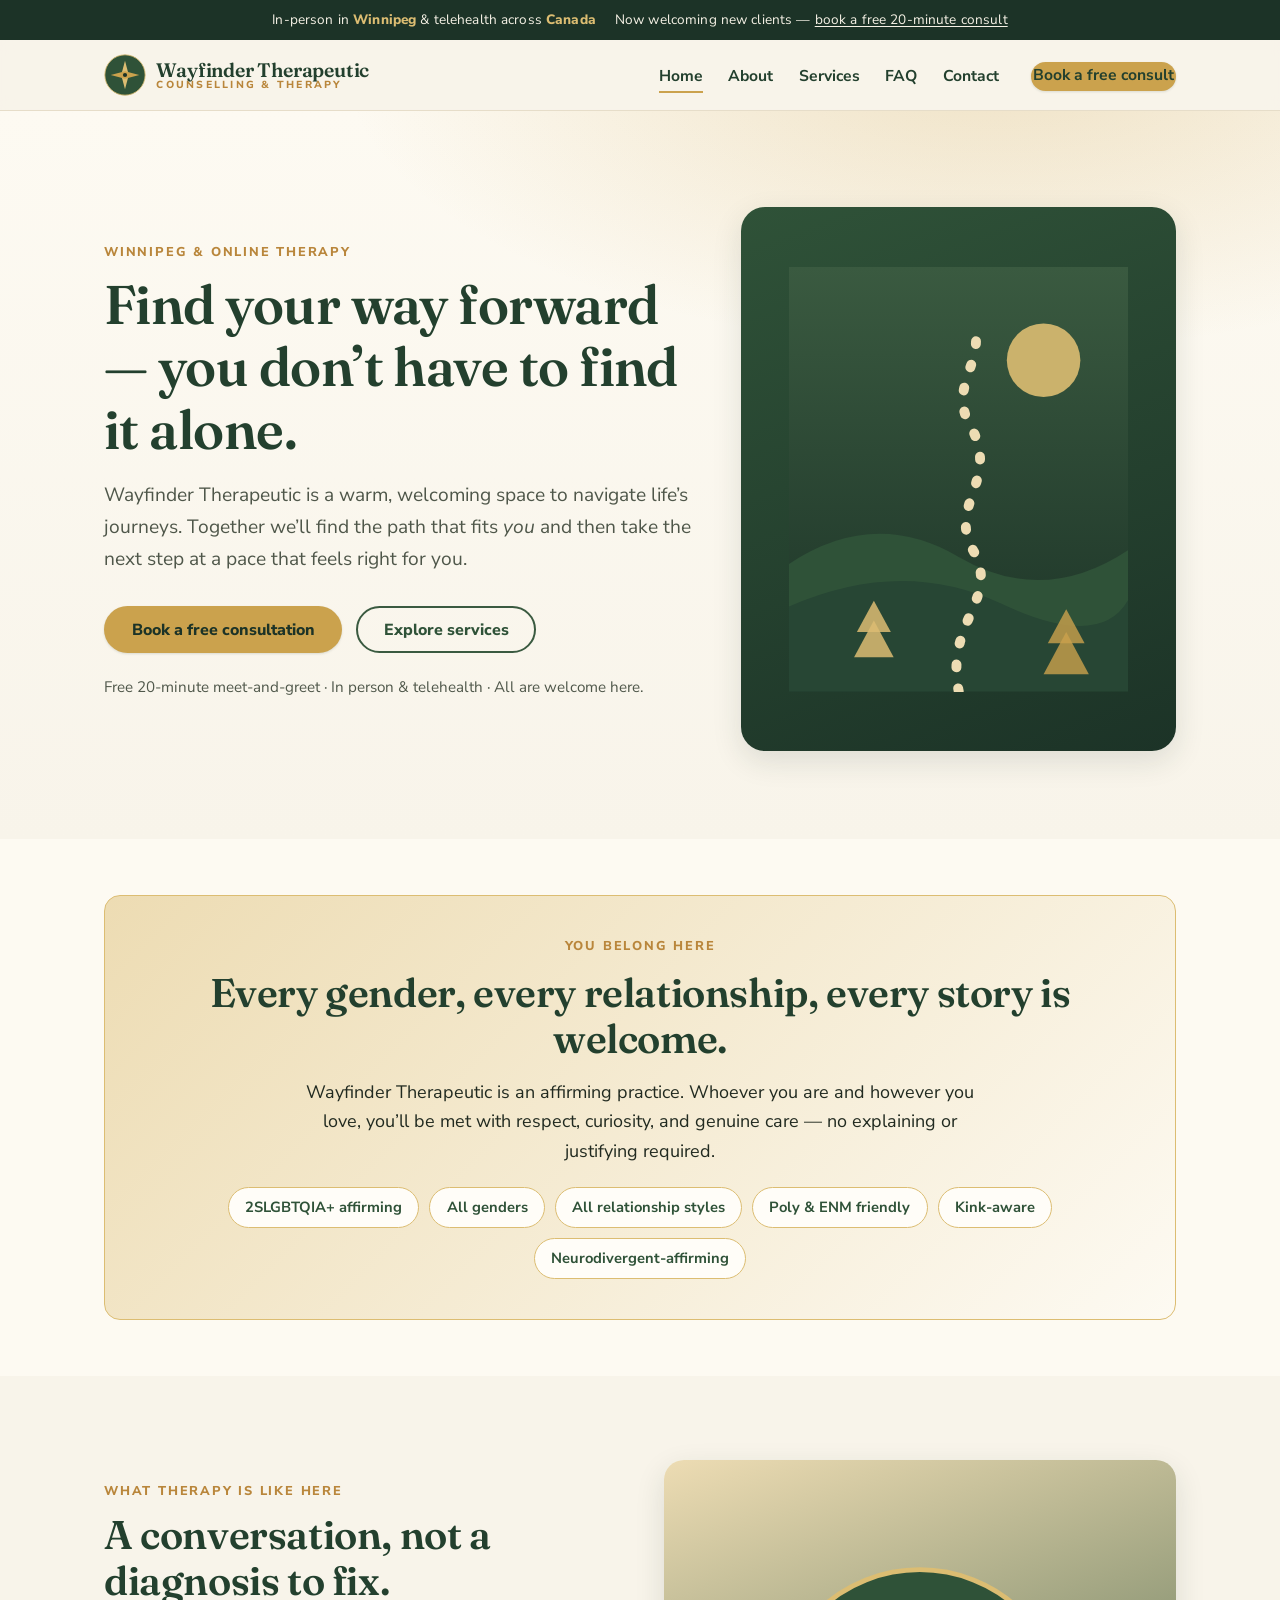
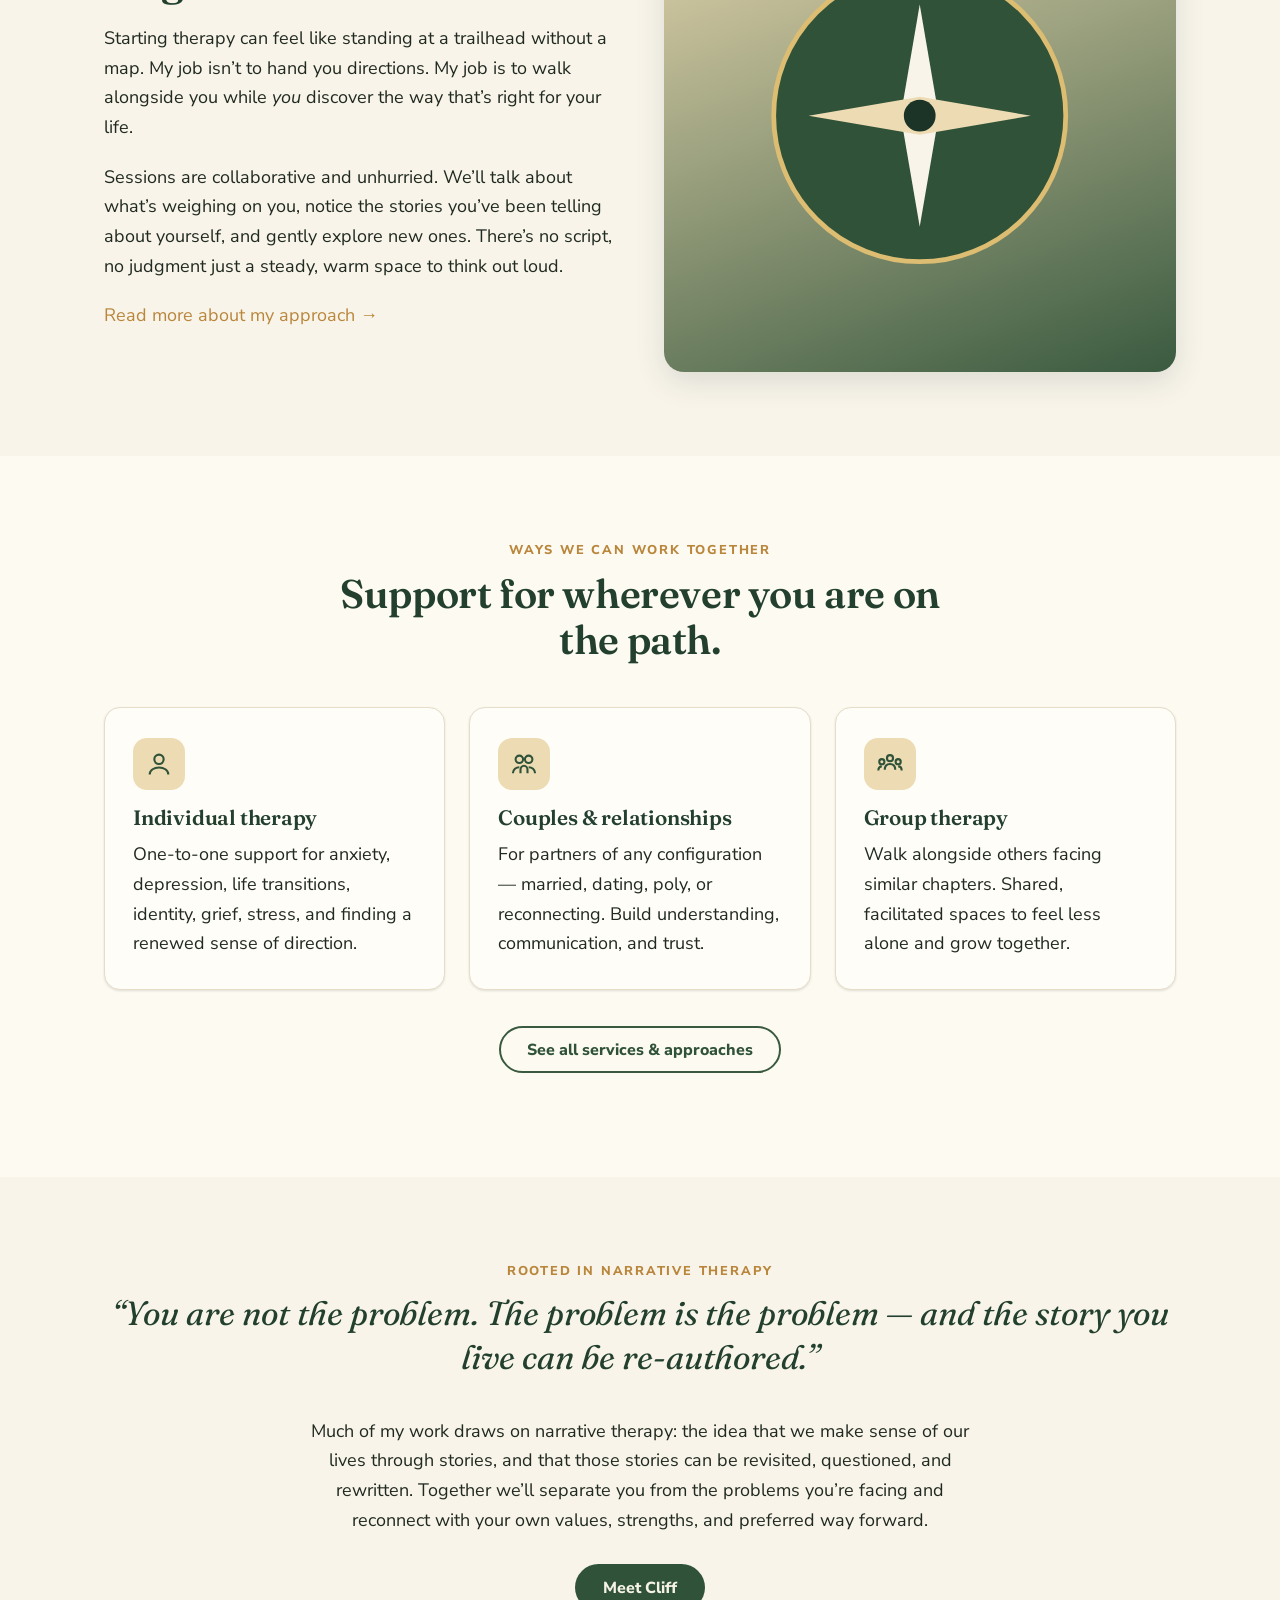
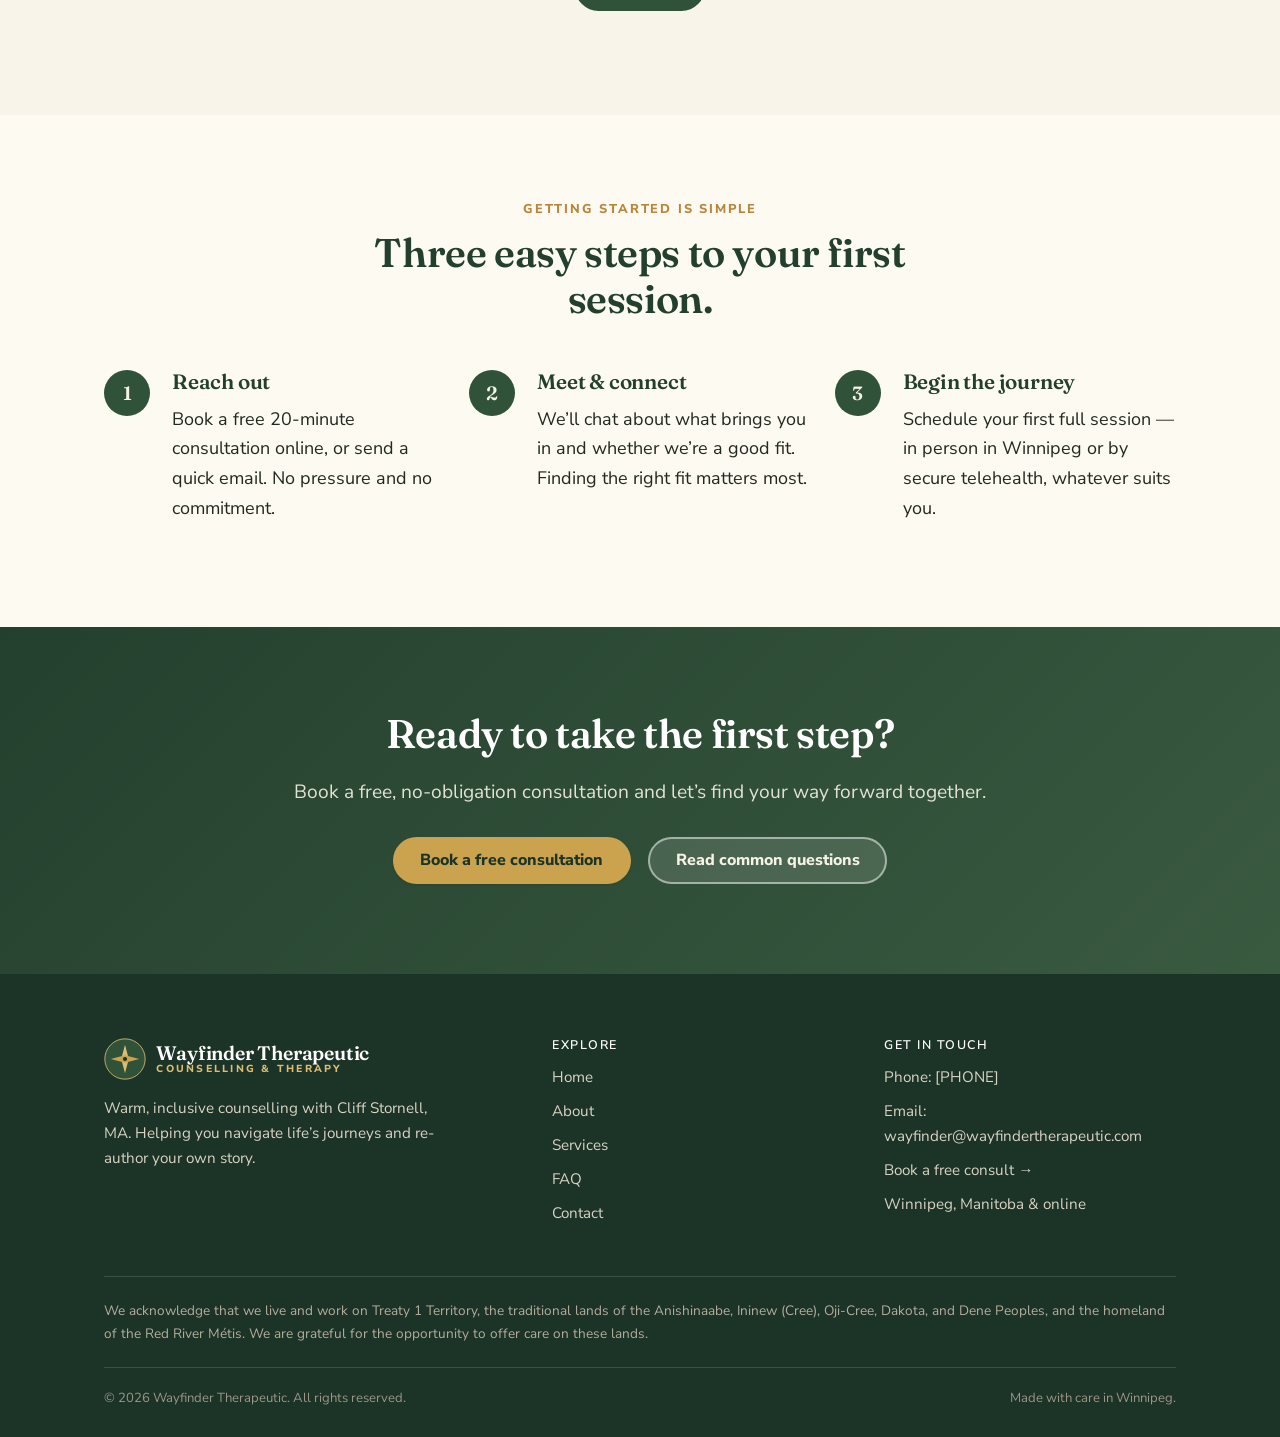
<file: index.html>
<!DOCTYPE html>
<html lang="en">
<head>
<meta charset="utf-8">
<meta name="viewport" content="width=device-width, initial-scale=1">
<title>Wayfinder Therapeutic | Counselling in Winnipeg & Online</title>
<meta name="description" content="Warm, inclusive counselling with Cliff Stornell, MA. Find your way forward with individual, couples, and group therapy — in person in Winnipeg or by telehealth. Book a free consultation.">
<link rel="preconnect" href="https://fonts.googleapis.com">
<link rel="preconnect" href="https://fonts.gstatic.com" crossorigin>
<link href="https://fonts.googleapis.com/css2?family=Fraunces:ital,opsz,wght@0,9..144,400;0,9..144,500;0,9..144,600;1,9..144,500&family=Nunito+Sans:wght@400;600;700;800&display=swap" rel="stylesheet">
<link rel="stylesheet" href="css/styles.css">
<link rel="icon" href="data:image/svg+xml,%3Csvg xmlns='http://www.w3.org/2000/svg' viewBox='0 0 100 100'%3E%3Ccircle cx='50' cy='50' r='48' fill='%232f5238'/%3E%3Cpath d='M50 18 58 50 50 82 42 50z' fill='%23dcbd72'/%3E%3Cpath d='M18 50 50 42 82 50 50 58z' fill='%23cba24d'/%3E%3C/svg%3E">
</head>
<body>

<!-- ===== Top bar ===== -->
<div class="topbar">
  <div class="container">
    <span>In-person in <strong>Winnipeg</strong> &amp; telehealth across <strong>Canada</strong></span>
    <span>Now welcoming new clients — <a href="contact.html">book a free 20-minute consult</a></span>
  </div>
</div>

<!-- ===== Header ===== -->
<header class="site-header">
  <div class="container nav">
    <a class="brand" href="index.html" aria-label="Wayfinder Therapeutic home">
      <svg class="logo" viewBox="0 0 100 100" aria-hidden="true" xmlns="http://www.w3.org/2000/svg">
        <circle cx="50" cy="50" r="48" fill="#2f5238"/>
        <circle cx="50" cy="50" r="48" fill="none" stroke="#dcbd72" stroke-width="2"/>
        <path d="M50 16 59 50 50 84 41 50z" fill="#dcbd72"/>
        <path d="M16 50 50 41 84 50 50 59z" fill="#cba24d"/>
        <circle cx="50" cy="50" r="5" fill="#1c3327"/>
      </svg>
      <span class="brand-text">
        <span class="brand-name">Wayfinder Therapeutic</span>
        <span class="brand-tag">Counselling &amp; Therapy</span>
      </span>
    </a>

    <nav aria-label="Primary">
      <button class="nav-toggle" aria-label="Toggle menu" aria-controls="nav-links" aria-expanded="false">
        <svg width="26" height="26" viewBox="0 0 24 24" fill="none" stroke="currentColor" stroke-width="2.2" stroke-linecap="round"><line x1="3" y1="6" x2="21" y2="6"/><line x1="3" y1="12" x2="21" y2="12"/><line x1="3" y1="18" x2="21" y2="18"/></svg>
      </button>
      <ul class="nav-links" id="nav-links">
        <li><a href="index.html">Home</a></li>
        <li><a href="about.html">About</a></li>
        <li><a href="services.html">Services</a></li>
        <li><a href="faq.html">FAQ</a></li>
        <li><a href="contact.html">Contact</a></li>
        <li class="nav-cta"><a class="btn btn-primary" href="contact.html">Book a free consult</a></li>
      </ul>
    </nav>
  </div>
</header>

<main>

<!-- ===== Hero ===== -->
<section class="hero">
  <div class="container hero-grid">
    <div>
      <p class="eyebrow">Winnipeg &amp; Online Therapy</p>
      <h1>Find your way forward — you don&rsquo;t have to find it alone.</h1>
      <p class="lead">Wayfinder Therapeutic is a warm, welcoming space to navigate life&rsquo;s journeys. Together we&rsquo;ll find the path that fits <em>you</em> and then take the next step at a pace that feels right for you.</p>
      <div class="hero-actions">
        <a class="btn btn-primary" href="contact.html">Book a free consultation</a>
        <a class="btn btn-outline" href="services.html">Explore services</a>
      </div>
      <p class="hero-note">Free 20-minute meet-and-greet · In person &amp; telehealth · All are welcome here.</p>
    </div>
    <div class="hero-art" aria-hidden="true">
      <!-- Trail / wayfinding motif -->
      <svg viewBox="0 0 240 300" xmlns="http://www.w3.org/2000/svg">
        <defs>
          <linearGradient id="sky" x1="0" y1="0" x2="0" y2="1">
            <stop offset="0" stop-color="#3a5a40"/>
            <stop offset="1" stop-color="#1c3327"/>
          </linearGradient>
        </defs>
        <rect width="240" height="300" fill="url(#sky)"/>
        <circle cx="180" cy="66" r="26" fill="#dcbd72" opacity=".9"/>
        <!-- distant hills -->
        <path d="M0 210 Q60 170 120 205 T240 200 V300 H0 Z" fill="#2f5238"/>
        <path d="M0 240 Q80 205 150 238 T240 235 V300 H0 Z" fill="#274634"/>
        <!-- winding trail -->
        <path d="M120 300 C110 250 150 235 130 200 C112 168 150 150 128 112 C112 84 140 66 130 40"
              fill="none" stroke="#eddcb3" stroke-width="7" stroke-linecap="round" stroke-dasharray="2 15"/>
        <!-- trees -->
        <g fill="#dcbd72">
          <path d="M60 250 l14 26 h-28 z" opacity=".85"/>
          <path d="M60 236 l12 22 h-24 z" opacity=".85"/>
        </g>
        <g fill="#cba24d">
          <path d="M196 258 l16 30 h-32 z" opacity=".8"/>
          <path d="M196 242 l13 24 h-26 z" opacity=".8"/>
        </g>
      </svg>
    </div>
  </div>
</section>

<!-- ===== Visibility / inclusive statement ===== -->
<section class="section-sm bg-soft">
  <div class="container">
    <div class="visibility">
      <p class="eyebrow mb-0">You belong here</p>
      <h2 style="margin:.3em 0 .4em;">Every gender, every relationship, every story is welcome.</h2>
      <p class="measure mx-auto" style="margin-bottom:0;">Wayfinder Therapeutic is an affirming practice. Whoever you are and however you love, you&rsquo;ll be met with respect, curiosity, and genuine care — no explaining or justifying required.</p>
      <div class="badges">
        <span class="badge">2SLGBTQIA+ affirming</span>
        <span class="badge">All genders</span>
        <span class="badge">All relationship styles</span>
        <span class="badge">Poly &amp; ENM friendly</span>
        <span class="badge">Kink-aware</span>
        <span class="badge">Neurodivergent-affirming</span>
      </div>
    </div>
  </div>
</section>

<!-- ===== What therapy is like ===== -->
<section class="bg-cream">
  <div class="container split">
    <div>
      <p class="eyebrow">What therapy is like here</p>
      <h2>A conversation, not a diagnosis to fix.</h2>
      <p>Starting therapy can feel like standing at a trailhead without a map. My job isn&rsquo;t to hand you directions. My job is to walk alongside you while <em>you</em> discover the way that&rsquo;s right for your life.</p>
      <p>Sessions are collaborative and unhurried. We&rsquo;ll talk about what&rsquo;s weighing on you, notice the stories you&rsquo;ve been telling about yourself, and gently explore new ones. There&rsquo;s no script, no judgment just a steady, warm space to think out loud.</p>
      <p><a href="about.html">Read more about my approach &rarr;</a></p>
    </div>
    <div class="split-art" aria-hidden="true">
      <svg viewBox="0 0 200 200" xmlns="http://www.w3.org/2000/svg">
        <circle cx="100" cy="100" r="92" fill="#2f5238"/>
        <path d="M100 30 L112 100 L100 170 L88 100 Z" fill="#f8f4ea"/>
        <path d="M30 100 L100 88 L170 100 L100 112 Z" fill="#eddcb3"/>
        <circle cx="100" cy="100" r="10" fill="#1c3327"/>
        <circle cx="100" cy="100" r="92" fill="none" stroke="#dcbd72" stroke-width="3"/>
      </svg>
    </div>
  </div>
</section>

<!-- ===== Services preview ===== -->
<section class="bg-soft">
  <div class="container">
    <div class="section-head center" style="margin-bottom:44px;">
      <p class="eyebrow">Ways we can work together</p>
      <h2>Support for wherever you are on the path.</h2>
    </div>
    <div class="grid grid-3">
      <div class="card">
        <div class="card-icon" aria-hidden="true">
          <svg viewBox="0 0 24 24" fill="none" stroke="currentColor" stroke-width="1.8"><circle cx="12" cy="8" r="4"/><path d="M4 21c0-4 4-6 8-6s8 2 8 6"/></svg>
        </div>
        <h3>Individual therapy</h3>
        <p>One-to-one support for anxiety, depression, life transitions, identity, grief, stress, and finding a renewed sense of direction.</p>
      </div>
      <div class="card">
        <div class="card-icon" aria-hidden="true">
          <svg viewBox="0 0 24 24" fill="none" stroke="currentColor" stroke-width="1.8"><circle cx="8" cy="8" r="3.2"/><circle cx="16" cy="8" r="3.2"/><path d="M2.5 20c0-3.4 2.8-5.2 5.5-5.2M21.5 20c0-3.4-2.8-5.2-5.5-5.2"/><path d="M12 13.5c1.6 0 3 1.6 3 3.5v3M12 13.5c-1.6 0-3 1.6-3 3.5v3"/></svg>
        </div>
        <h3>Couples &amp; relationships</h3>
        <p>For partners of any configuration — married, dating, poly, or reconnecting. Build understanding, communication, and trust.</p>
      </div>
      <div class="card">
        <div class="card-icon" aria-hidden="true">
          <svg viewBox="0 0 24 24" fill="none" stroke="currentColor" stroke-width="1.8"><circle cx="12" cy="7" r="2.6"/><circle cx="5" cy="10" r="2.2"/><circle cx="19" cy="10" r="2.2"/><path d="M12 12c2.8 0 4.5 2 4.5 5M12 12c-2.8 0-4.5 2-4.5 5M5 14c-1.8 0-3 1.4-3 3.5M19 14c1.8 0 3 1.4 3 3.5"/></svg>
        </div>
        <h3>Group therapy</h3>
        <p>Walk alongside others facing similar chapters. Shared, facilitated spaces to feel less alone and grow together.</p>
      </div>
    </div>
    <p class="center" style="margin-top:36px;"><a class="btn btn-outline" href="services.html">See all services &amp; approaches</a></p>
  </div>
</section>

<!-- ===== Approach / narrative ===== -->
<section class="bg-cream">
  <div class="container center">
    <div class="section-head center mx-auto">
      <p class="eyebrow">Rooted in narrative therapy</p>
    </div>
    <p class="pullquote measure mx-auto">&ldquo;You are not the problem. The problem is the problem — and the story you live can be re-authored.&rdquo;</p>
    <p class="measure mx-auto" style="margin-top:1.4em;">Much of my work draws on narrative therapy: the idea that we make sense of our lives through stories, and that those stories can be revisited, questioned, and rewritten. Together we&rsquo;ll separate you from the problems you&rsquo;re facing and reconnect with your own values, strengths, and preferred way forward.</p>
    <p style="margin-top:1.6em;"><a class="btn btn-solid" href="about.html">Meet Cliff</a></p>
  </div>
</section>

<!-- ===== Steps ===== -->
<section class="bg-soft">
  <div class="container">
    <div class="section-head center mx-auto" style="margin-bottom:48px;">
      <p class="eyebrow">Getting started is simple</p>
      <h2>Three easy steps to your first session.</h2>
    </div>
    <div class="grid grid-3 steps">
      <div class="step">
        <h3>Reach out</h3>
        <p>Book a free 20-minute consultation online, or send a quick email. No pressure and no commitment.</p>
      </div>
      <div class="step">
        <h3>Meet &amp; connect</h3>
        <p>We&rsquo;ll chat about what brings you in and whether we&rsquo;re a good fit. Finding the right fit matters most.</p>
      </div>
      <div class="step">
        <h3>Begin the journey</h3>
        <p>Schedule your first full session — in person in Winnipeg or by secure telehealth, whatever suits you.</p>
      </div>
    </div>
  </div>
</section>

<!-- ===== CTA band ===== -->
<section class="bg-band cta-band">
  <div class="container">
    <h2>Ready to take the first step?</h2>
    <p class="lead measure mx-auto" style="color:rgba(246,242,230,.9);">Book a free, no-obligation consultation and let&rsquo;s find your way forward together.</p>
    <div style="margin-top:1.2em;">
      <a class="btn btn-primary" href="contact.html">Book a free consultation</a>
      <a class="btn btn-ghost-light" href="faq.html">Read common questions</a>
    </div>
  </div>
</section>

</main>

<!-- ===== Footer ===== -->
<footer class="site-footer">
  <div class="container">
    <div class="footer-grid">
      <div>
        <a class="brand" href="index.html" style="margin-bottom:16px;">
          <svg class="logo" viewBox="0 0 100 100" aria-hidden="true"><circle cx="50" cy="50" r="48" fill="#2f5238"/><circle cx="50" cy="50" r="48" fill="none" stroke="#dcbd72" stroke-width="2"/><path d="M50 16 59 50 50 84 41 50z" fill="#dcbd72"/><path d="M16 50 50 41 84 50 50 59z" fill="#cba24d"/><circle cx="50" cy="50" r="5" fill="#1c3327"/></svg>
          <span class="brand-text"><span class="brand-name">Wayfinder Therapeutic</span><span class="brand-tag">Counselling &amp; Therapy</span></span>
        </a>
        <p style="max-width:38ch;">Warm, inclusive counselling with Cliff Stornell, MA. Helping you navigate life&rsquo;s journeys and re-author your own story.</p>
      </div>
      <div>
        <h4>Explore</h4>
        <ul class="footer-links">
          <li><a href="index.html">Home</a></li>
          <li><a href="about.html">About</a></li>
          <li><a href="services.html">Services</a></li>
          <li><a href="faq.html">FAQ</a></li>
          <li><a href="contact.html">Contact</a></li>
        </ul>
      </div>
      <div>
        <h4>Get in touch</h4>
        <ul class="footer-links">
          <li>Phone: <a href="tel:+10000000000">[PHONE]</a></li>
          <li>Email: <a href="mailto:wayfinder@wayfindertherapeutic.com">wayfinder@wayfindertherapeutic.com</a></li>
          <li><a href="contact.html">Book a free consult &rarr;</a></li>
          <li>Winnipeg, Manitoba &amp; online</li>
        </ul>
      </div>
    </div>
    <p class="footer-ack">We acknowledge that we live and work on Treaty 1 Territory, the traditional lands of the Anishinaabe, Ininew (Cree), Oji-Cree, Dakota, and Dene Peoples, and the homeland of the Red River Métis. We are grateful for the opportunity to offer care on these lands.</p>
    <div class="footer-bottom">
      <span>&copy; 2026 Wayfinder Therapeutic. All rights reserved.</span>
      <span>Made with care in Winnipeg.</span>
    </div>
  </div>
</footer>

<script src="js/main.js"></script>
</body>
</html>
</file>
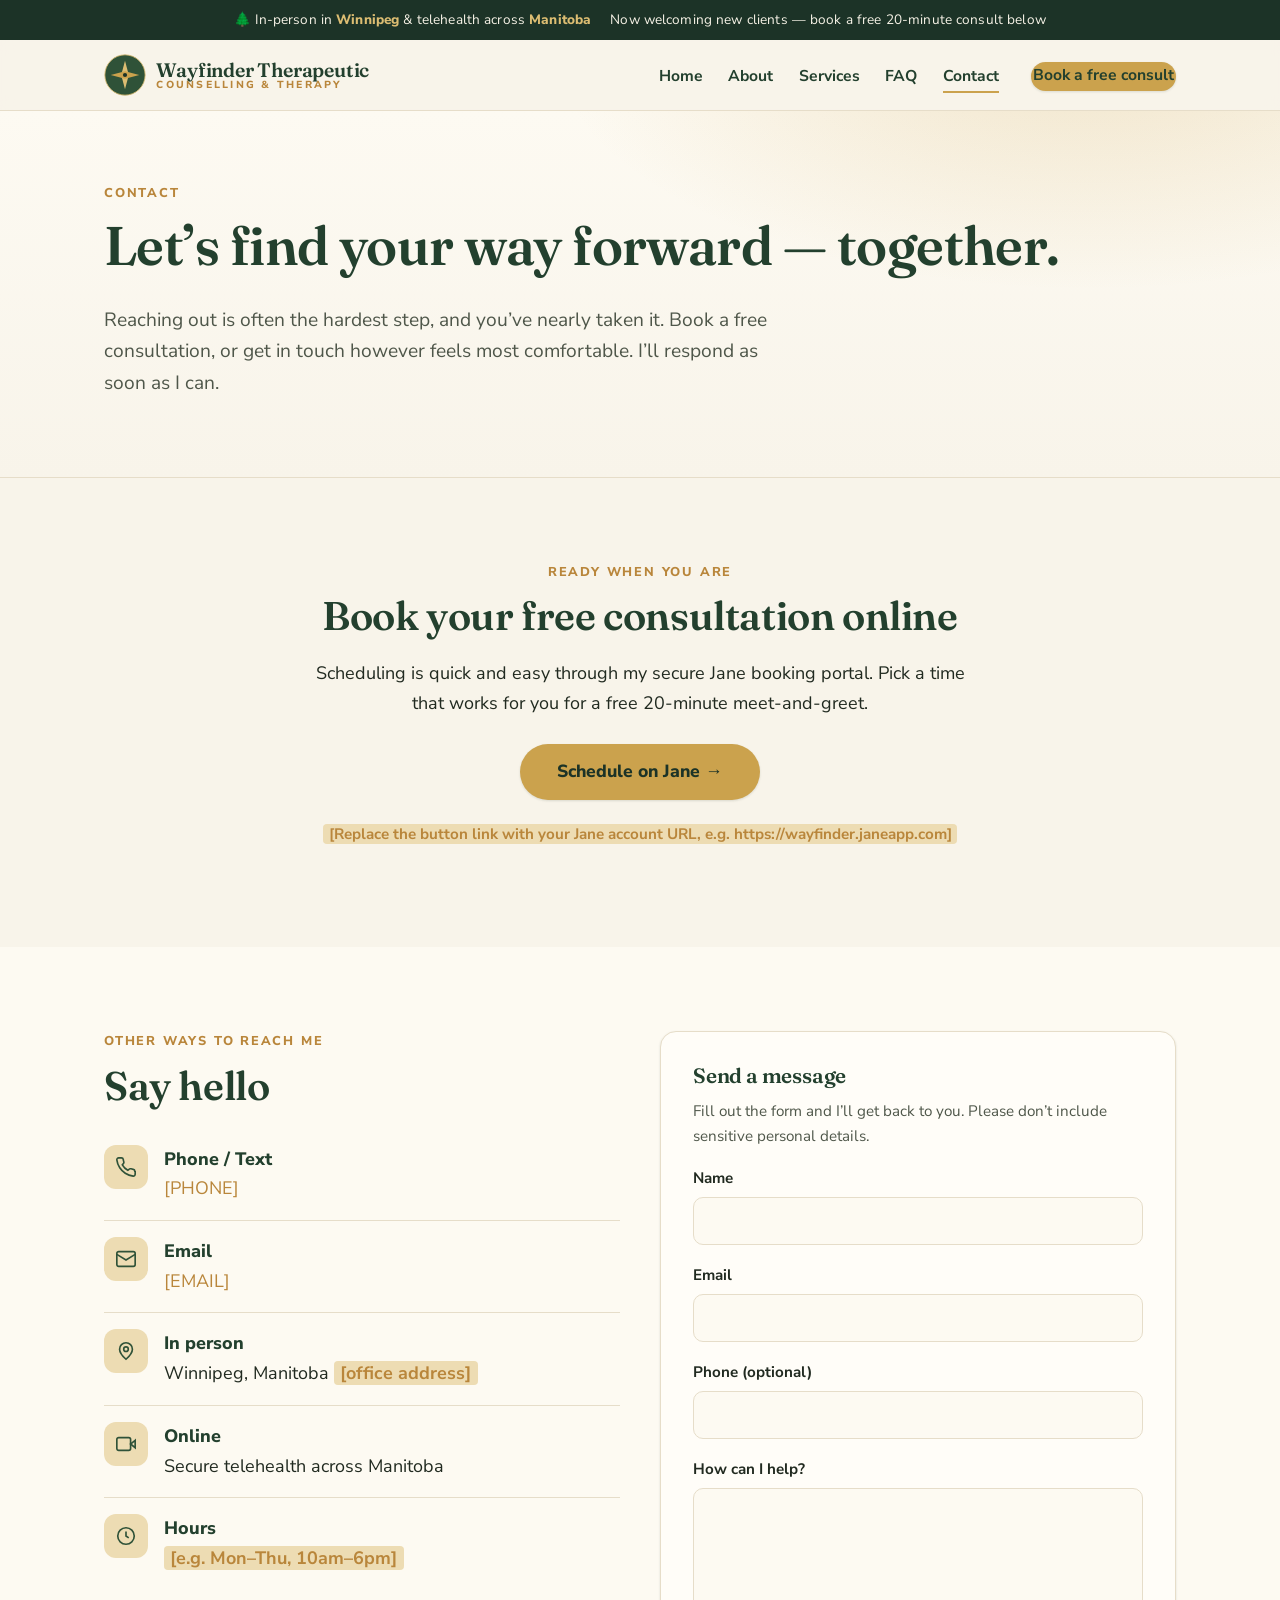
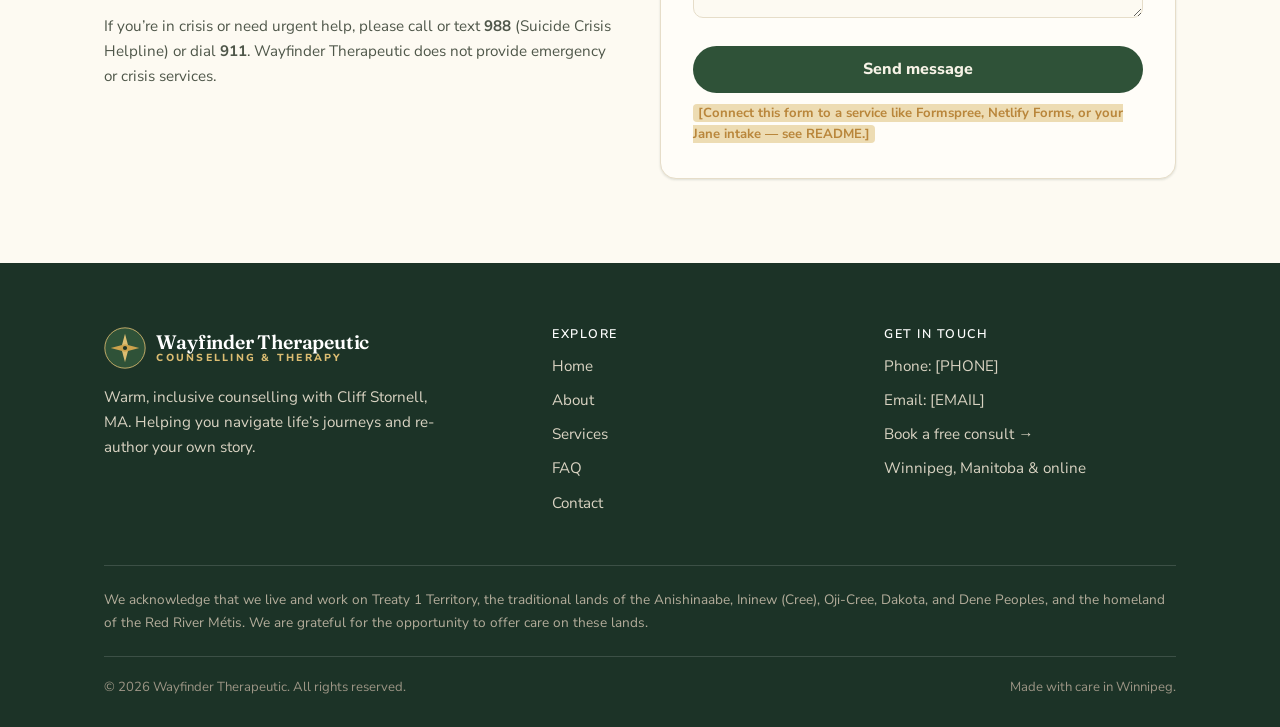
<file: contact.html>
<!DOCTYPE html>
<html lang="en">
<head>
<meta charset="utf-8">
<meta name="viewport" content="width=device-width, initial-scale=1">
<title>Contact &amp; Booking | Wayfinder Therapeutic</title>
<meta name="description" content="Book a free consultation with Wayfinder Therapeutic. Reach Cliff Stornel by phone or email, or schedule online through the Jane booking portal. In-person in Winnipeg and telehealth across Canada.">
<link rel="preconnect" href="https://fonts.googleapis.com">
<link rel="preconnect" href="https://fonts.gstatic.com" crossorigin>
<link href="https://fonts.googleapis.com/css2?family=Fraunces:ital,opsz,wght@0,9..144,400;0,9..144,500;0,9..144,600;1,9..144,500&family=Nunito+Sans:wght@400;600;700;800&display=swap" rel="stylesheet">
<link rel="stylesheet" href="css/styles.css">
<link rel="icon" href="data:image/svg+xml,%3Csvg xmlns='http://www.w3.org/2000/svg' viewBox='0 0 100 100'%3E%3Ccircle cx='50' cy='50' r='48' fill='%232f5238'/%3E%3Cpath d='M50 18 58 50 50 82 42 50z' fill='%23dcbd72'/%3E%3Cpath d='M18 50 50 42 82 50 50 58z' fill='%23cba24d'/%3E%3C/svg%3E">
</head>
<body>

<div class="topbar">
  <div class="container">
    <span>🌲 In-person in <strong>Winnipeg</strong> &amp; telehealth across <strong>Manitoba</strong></span>
    <span>Now welcoming new clients — book a free 20-minute consult below</span>
  </div>
</div>

<header class="site-header">
  <div class="container nav">
    <a class="brand" href="index.html" aria-label="Wayfinder Therapeutic home">
      <svg class="logo" viewBox="0 0 100 100" aria-hidden="true" xmlns="http://www.w3.org/2000/svg"><circle cx="50" cy="50" r="48" fill="#2f5238"/><circle cx="50" cy="50" r="48" fill="none" stroke="#dcbd72" stroke-width="2"/><path d="M50 16 59 50 50 84 41 50z" fill="#dcbd72"/><path d="M16 50 50 41 84 50 50 59z" fill="#cba24d"/><circle cx="50" cy="50" r="5" fill="#1c3327"/></svg>
      <span class="brand-text"><span class="brand-name">Wayfinder Therapeutic</span><span class="brand-tag">Counselling &amp; Therapy</span></span>
    </a>
    <nav aria-label="Primary">
      <button class="nav-toggle" aria-label="Toggle menu" aria-controls="nav-links" aria-expanded="false">
        <svg width="26" height="26" viewBox="0 0 24 24" fill="none" stroke="currentColor" stroke-width="2.2" stroke-linecap="round"><line x1="3" y1="6" x2="21" y2="6"/><line x1="3" y1="12" x2="21" y2="12"/><line x1="3" y1="18" x2="21" y2="18"/></svg>
      </button>
      <ul class="nav-links" id="nav-links">
        <li><a href="index.html">Home</a></li>
        <li><a href="about.html">About</a></li>
        <li><a href="services.html">Services</a></li>
        <li><a href="faq.html">FAQ</a></li>
        <li><a href="contact.html">Contact</a></li>
        <li class="nav-cta"><a class="btn btn-primary" href="#book">Book a free consult</a></li>
      </ul>
    </nav>
  </div>
</header>

<main>

<section class="page-hero">
  <div class="container">
    <p class="eyebrow">Contact</p>
    <h1>Let&rsquo;s find your way forward — together.</h1>
    <p class="lead">Reaching out is often the hardest step, and you&rsquo;ve nearly taken it. Book a free consultation, or get in touch however feels most comfortable. I&rsquo;ll respond as soon as I can.</p>
  </div>
</section>

<!-- Booking CTA -->
<section id="book" class="bg-cream">
  <div class="container center">
    <div class="section-head center mx-auto" style="margin-bottom:8px;">
      <p class="eyebrow">Ready when you are</p>
      <h2>Book your free consultation online</h2>
      <p class="measure mx-auto">Scheduling is quick and easy through my secure Jane booking portal. Pick a time that works for you for a free 20-minute meet-and-greet.</p>
    </div>
    <div style="margin-top:1.4em;">
      <!-- Replace the href below with your Jane booking URL, e.g. https://yourname.janeapp.com -->
      <a class="btn btn-primary" href="[JANE_BOOKING_URL]" target="_blank" rel="noopener" style="font-size:1.1rem; padding:1em 2em;">
        Schedule on Jane &rarr;
      </a>
      <p class="hero-note" style="justify-content:center;"><span class="placeholder">[Replace the button link with your Jane account URL, e.g. https://wayfinder.janeapp.com]</span></p>
    </div>
  </div>
</section>

<!-- Contact details + form -->
<section class="bg-soft">
  <div class="container contact-grid">
    <div>
      <p class="eyebrow">Other ways to reach me</p>
      <h2>Say hello</h2>
      <ul class="contact-methods">
        <li>
          <span class="ci" aria-hidden="true"><svg viewBox="0 0 24 24" fill="none" stroke="currentColor" stroke-width="1.8"><path d="M22 16.9v3a2 2 0 01-2.2 2 19.8 19.8 0 01-8.6-3.1 19.5 19.5 0 01-6-6A19.8 19.8 0 012 4.2 2 2 0 014 2h3a2 2 0 012 1.7c.1.9.3 1.8.6 2.6a2 2 0 01-.5 2.1L8 9.6a16 16 0 006 6l1.2-1.1a2 2 0 012.1-.5c.8.3 1.7.5 2.6.6a2 2 0 011.7 2z"/></svg></span>
          <span><span class="cl">Phone / Text</span><a href="tel:+10000000000">[PHONE]</a></span>
        </li>
        <li>
          <span class="ci" aria-hidden="true"><svg viewBox="0 0 24 24" fill="none" stroke="currentColor" stroke-width="1.8"><rect x="2" y="4" width="20" height="16" rx="2"/><path d="M2 7l10 6 10-6"/></svg></span>
          <span><span class="cl">Email</span><a href="mailto:hello@example.com">[EMAIL]</a></span>
        </li>
        <li>
          <span class="ci" aria-hidden="true"><svg viewBox="0 0 24 24" fill="none" stroke="currentColor" stroke-width="1.8"><path d="M12 21s-7-6.3-7-11a7 7 0 0114 0c0 4.7-7 11-7 11z"/><circle cx="12" cy="10" r="2.5"/></svg></span>
          <span><span class="cl">In person</span>Winnipeg, Manitoba <span class="placeholder">[office address]</span></span>
        </li>
        <li>
          <span class="ci" aria-hidden="true"><svg viewBox="0 0 24 24" fill="none" stroke="currentColor" stroke-width="1.8"><rect x="2" y="5" width="15" height="14" rx="2"/><path d="M22 8l-5 4 5 4z"/></svg></span>
          <span><span class="cl">Online</span>Secure telehealth across Manitoba</span>
        </li>
        <li>
          <span class="ci" aria-hidden="true"><svg viewBox="0 0 24 24" fill="none" stroke="currentColor" stroke-width="1.8"><circle cx="12" cy="12" r="9"/><path d="M12 7v5l3 2"/></svg></span>
          <span><span class="cl">Hours</span><span class="placeholder">[e.g. Mon–Thu, 10am–6pm]</span></span>
        </li>
      </ul>
      <p style="color:var(--ink-soft); font-size:.95rem;">If you&rsquo;re in crisis or need urgent help, please call or text <strong>988</strong> (Suicide Crisis Helpline) or dial <strong>911</strong>. Wayfinder Therapeutic does not provide emergency or crisis services.</p>
    </div>

    <div class="form-panel">
      <h3 style="margin-top:0;">Send a message</h3>
      <p style="color:var(--ink-soft); font-size:.95rem;">Fill out the form and I&rsquo;ll get back to you. Please don&rsquo;t include sensitive personal details.</p>
      <form id="contact-form" novalidate>
        <div class="field">
          <label for="name">Name</label>
          <input type="text" id="name" name="name" autocomplete="name" required>
        </div>
        <div class="field">
          <label for="email">Email</label>
          <input type="email" id="email" name="email" autocomplete="email" required>
        </div>
        <div class="field">
          <label for="phone">Phone (optional)</label>
          <input type="tel" id="phone" name="phone" autocomplete="tel">
        </div>
        <div class="field">
          <label for="message">How can I help?</label>
          <textarea id="message" name="message" required></textarea>
        </div>
        <button type="submit" class="btn btn-solid" style="width:100%; justify-content:center;">Send message</button>
        <p id="form-note" hidden style="margin-top:14px; color:var(--forest-700); font-weight:700;">
          Thanks! This form isn&rsquo;t connected yet — please email <a href="mailto:hello@example.com">[EMAIL]</a> or call <a href="tel:+10000000000">[PHONE]</a> in the meantime.
        </p>
        <p style="margin:10px 0 0; font-size:.82rem; color:var(--ink-soft);"><span class="placeholder">[Connect this form to a service like Formspree, Netlify Forms, or your Jane intake — see README.]</span></p>
      </form>
    </div>
  </div>
</section>

</main>

<footer class="site-footer">
  <div class="container">
    <div class="footer-grid">
      <div>
        <a class="brand" href="index.html" style="margin-bottom:16px;">
          <svg class="logo" viewBox="0 0 100 100" aria-hidden="true"><circle cx="50" cy="50" r="48" fill="#2f5238"/><circle cx="50" cy="50" r="48" fill="none" stroke="#dcbd72" stroke-width="2"/><path d="M50 16 59 50 50 84 41 50z" fill="#dcbd72"/><path d="M16 50 50 41 84 50 50 59z" fill="#cba24d"/><circle cx="50" cy="50" r="5" fill="#1c3327"/></svg>
          <span class="brand-text"><span class="brand-name">Wayfinder Therapeutic</span><span class="brand-tag">Counselling &amp; Therapy</span></span>
        </a>
        <p style="max-width:38ch;">Warm, inclusive counselling with Cliff Stornell, MA. Helping you navigate life&rsquo;s journeys and re-author your own story.</p>
      </div>
      <div>
        <h4>Explore</h4>
        <ul class="footer-links">
          <li><a href="index.html">Home</a></li>
          <li><a href="about.html">About</a></li>
          <li><a href="services.html">Services</a></li>
          <li><a href="faq.html">FAQ</a></li>
          <li><a href="contact.html">Contact</a></li>
        </ul>
      </div>
      <div>
        <h4>Get in touch</h4>
        <ul class="footer-links">
          <li>Phone: <a href="tel:+10000000000">[PHONE]</a></li>
          <li>Email: <a href="mailto:hello@example.com">[EMAIL]</a></li>
          <li><a href="#book">Book a free consult &rarr;</a></li>
          <li>Winnipeg, Manitoba &amp; online</li>
        </ul>
      </div>
    </div>
    <p class="footer-ack">We acknowledge that we live and work on Treaty 1 Territory, the traditional lands of the Anishinaabe, Ininew (Cree), Oji-Cree, Dakota, and Dene Peoples, and the homeland of the Red River Métis. We are grateful for the opportunity to offer care on these lands.</p>
    <div class="footer-bottom">
      <span>&copy; 2026 Wayfinder Therapeutic. All rights reserved.</span>
      <span>Made with care in Winnipeg.</span>
    </div>
  </div>
</footer>

<script src="js/main.js"></script>
</body>
</html>
</file>
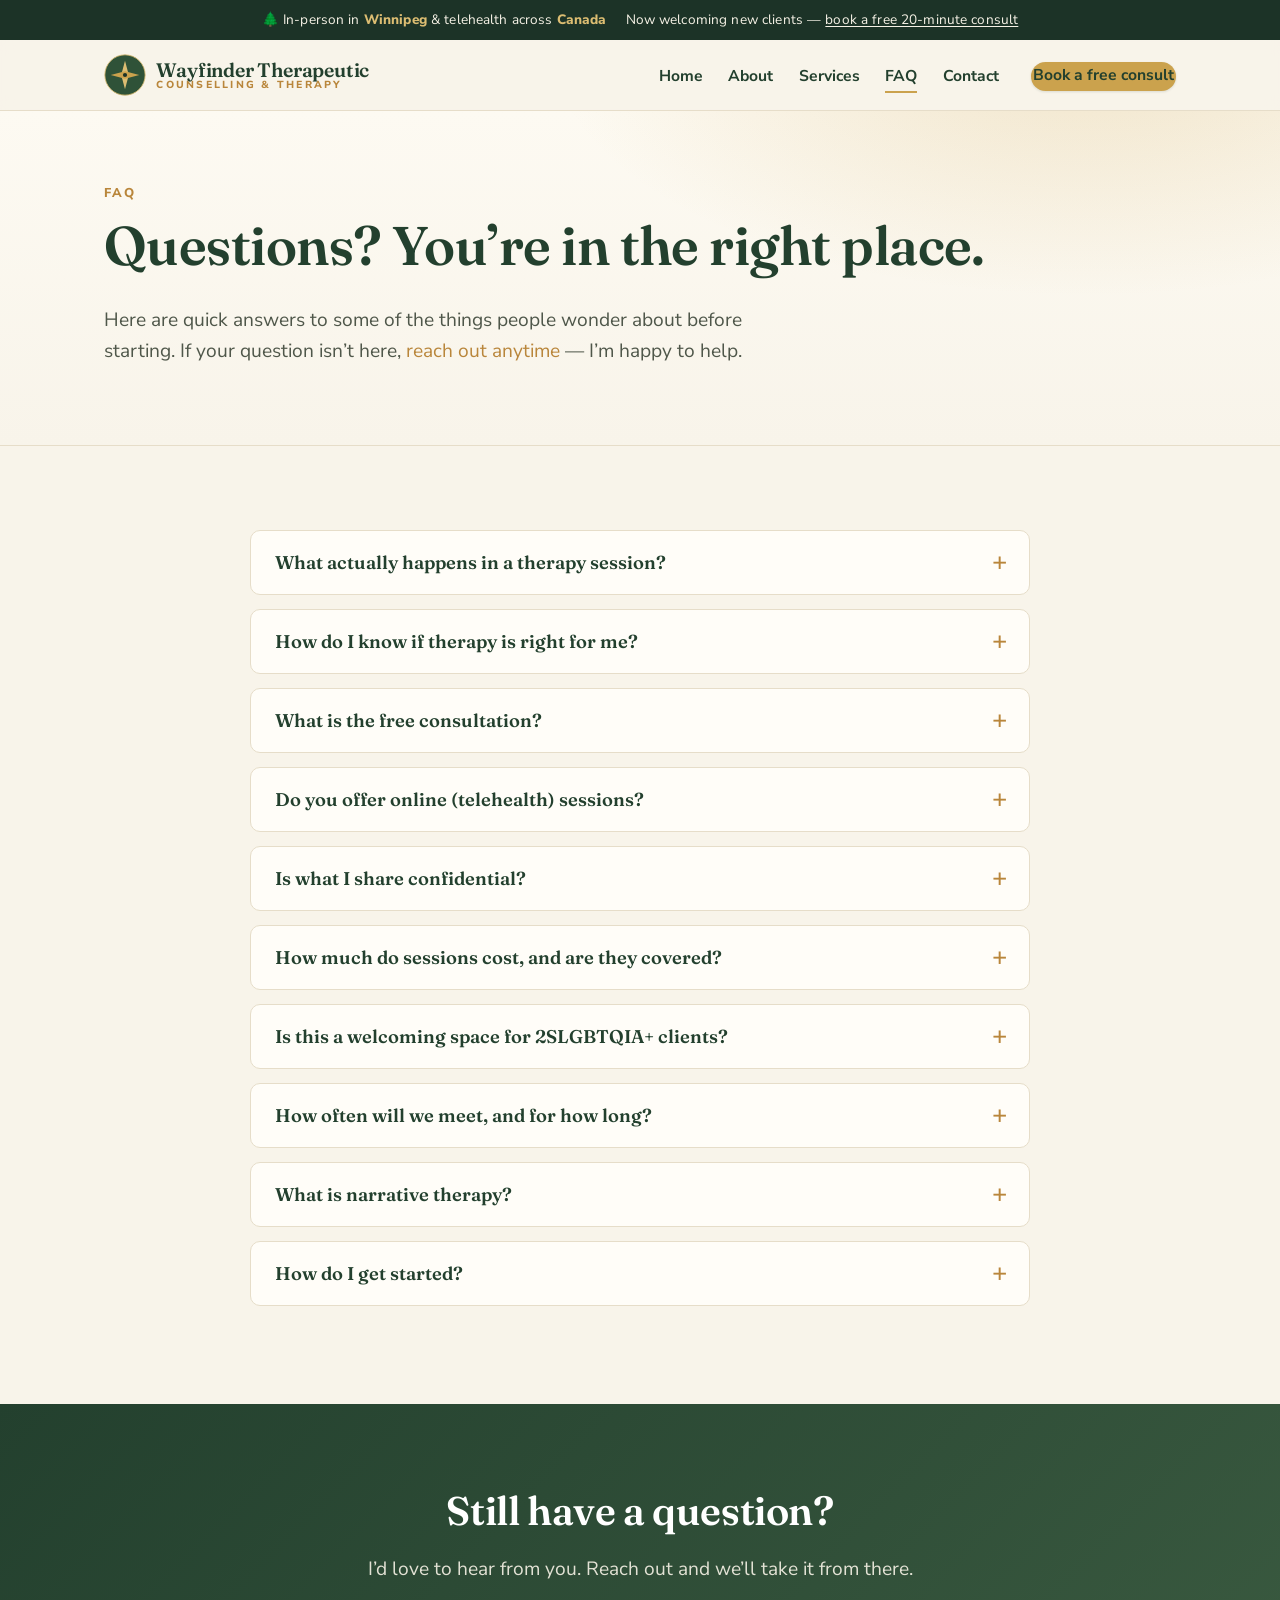
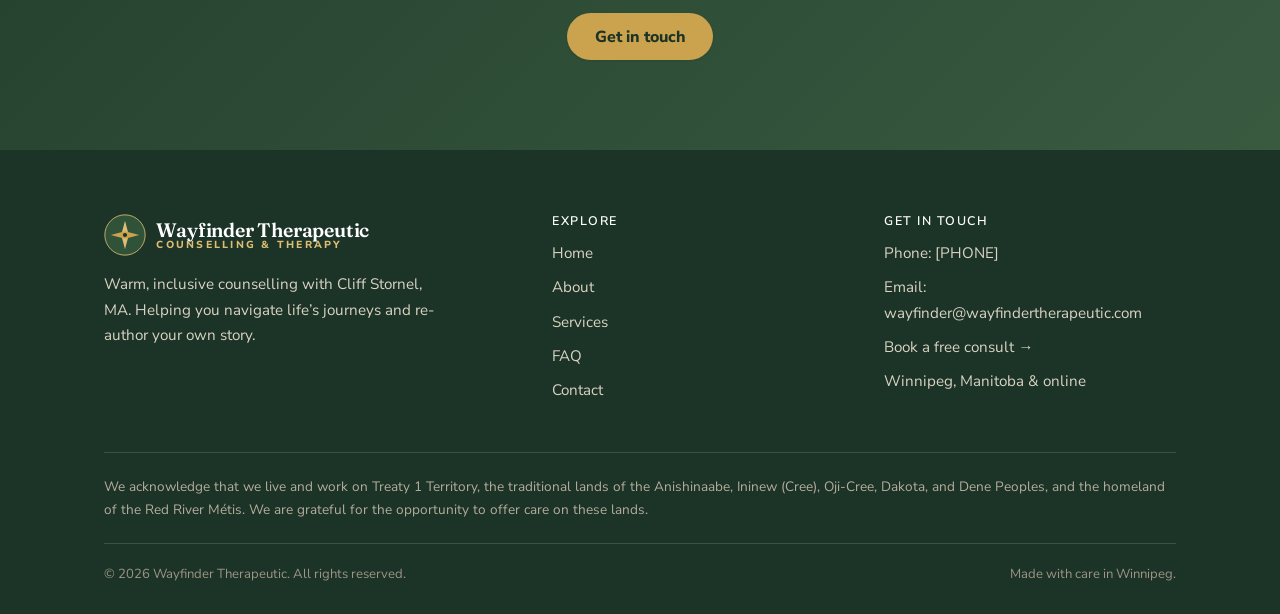
<file: faq.html>
<!DOCTYPE html>
<html lang="en">
<head>
<meta charset="utf-8">
<meta name="viewport" content="width=device-width, initial-scale=1">
<title>FAQ | Wayfinder Therapeutic</title>
<meta name="description" content="Quick answers to common questions about therapy with Wayfinder Therapeutic — what to expect, fees, telehealth, confidentiality, and how to get started.">
<link rel="preconnect" href="https://fonts.googleapis.com">
<link rel="preconnect" href="https://fonts.gstatic.com" crossorigin>
<link href="https://fonts.googleapis.com/css2?family=Fraunces:ital,opsz,wght@0,9..144,400;0,9..144,500;0,9..144,600;1,9..144,500&family=Nunito+Sans:wght@400;600;700;800&display=swap" rel="stylesheet">
<link rel="stylesheet" href="css/styles.css">
<link rel="icon" href="data:image/svg+xml,%3Csvg xmlns='http://www.w3.org/2000/svg' viewBox='0 0 100 100'%3E%3Ccircle cx='50' cy='50' r='48' fill='%232f5238'/%3E%3Cpath d='M50 18 58 50 50 82 42 50z' fill='%23dcbd72'/%3E%3Cpath d='M18 50 50 42 82 50 50 58z' fill='%23cba24d'/%3E%3C/svg%3E">
</head>
<body>

<div class="topbar">
  <div class="container">
    <span>🌲 In-person in <strong>Winnipeg</strong> &amp; telehealth across <strong>Canada</strong></span>
    <span>Now welcoming new clients — <a href="contact.html">book a free 20-minute consult</a></span>
  </div>
</div>

<header class="site-header">
  <div class="container nav">
    <a class="brand" href="index.html" aria-label="Wayfinder Therapeutic home">
      <svg class="logo" viewBox="0 0 100 100" aria-hidden="true" xmlns="http://www.w3.org/2000/svg"><circle cx="50" cy="50" r="48" fill="#2f5238"/><circle cx="50" cy="50" r="48" fill="none" stroke="#dcbd72" stroke-width="2"/><path d="M50 16 59 50 50 84 41 50z" fill="#dcbd72"/><path d="M16 50 50 41 84 50 50 59z" fill="#cba24d"/><circle cx="50" cy="50" r="5" fill="#1c3327"/></svg>
      <span class="brand-text"><span class="brand-name">Wayfinder Therapeutic</span><span class="brand-tag">Counselling &amp; Therapy</span></span>
    </a>
    <nav aria-label="Primary">
      <button class="nav-toggle" aria-label="Toggle menu" aria-controls="nav-links" aria-expanded="false">
        <svg width="26" height="26" viewBox="0 0 24 24" fill="none" stroke="currentColor" stroke-width="2.2" stroke-linecap="round"><line x1="3" y1="6" x2="21" y2="6"/><line x1="3" y1="12" x2="21" y2="12"/><line x1="3" y1="18" x2="21" y2="18"/></svg>
      </button>
      <ul class="nav-links" id="nav-links">
        <li><a href="index.html">Home</a></li>
        <li><a href="about.html">About</a></li>
        <li><a href="services.html">Services</a></li>
        <li><a href="faq.html">FAQ</a></li>
        <li><a href="contact.html">Contact</a></li>
        <li class="nav-cta"><a class="btn btn-primary" href="contact.html">Book a free consult</a></li>
      </ul>
    </nav>
  </div>
</header>

<main>

<section class="page-hero">
  <div class="container">
    <p class="eyebrow">FAQ</p>
    <h1>Questions? You&rsquo;re in the right place.</h1>
    <p class="lead">Here are quick answers to some of the things people wonder about before starting. If your question isn&rsquo;t here, <a href="contact.html">reach out anytime</a> — I&rsquo;m happy to help.</p>
  </div>
</section>

<section class="bg-cream">
  <div class="container">
    <div class="faq-list">

      <div class="faq-item">
        <button class="faq-q" aria-expanded="false">What actually happens in a therapy session?</button>
        <div class="faq-a"><div class="faq-a-inner">
          <p>Mostly, we talk. There&rsquo;s no script and nothing you need to prepare. In early sessions we&rsquo;ll get to know each other and explore what brought you in. From there, we move at your pace — noticing patterns, unpacking the stories you carry, and finding steps that feel meaningful. You&rsquo;re always in the driver&rsquo;s seat.</p>
        </div></div>
      </div>

      <div class="faq-item">
        <button class="faq-q" aria-expanded="false">How do I know if therapy is right for me?</button>
        <div class="faq-a"><div class="faq-a-inner">
          <p>You don&rsquo;t need to be in crisis to benefit from therapy. People come for all kinds of reasons — stress, big transitions, relationships, identity, grief, or simply a sense of feeling stuck. The free consultation is a low-pressure way to find out if it feels like a fit for you.</p>
        </div></div>
      </div>

      <div class="faq-item">
        <button class="faq-q" aria-expanded="false">What is the free consultation?</button>
        <div class="faq-a"><div class="faq-a-inner">
          <p>It&rsquo;s a free, 20-minute virtual meet-and-greet. We&rsquo;ll chat about what you&rsquo;re looking for, I&rsquo;ll answer any questions, and you can get a feel for how we might work together. There&rsquo;s no obligation to book further sessions — finding the right fit is what matters most.</p>
        </div></div>
      </div>

      <div class="faq-item">
        <button class="faq-q" aria-expanded="false">Do you offer online (telehealth) sessions?</button>
        <div class="faq-a"><div class="faq-a-inner">
          <p>Yes. I offer both in-person sessions in Winnipeg and secure, confidential video sessions for clients across Manitoba. Many people find telehealth just as effective — and a lot more convenient. You&rsquo;re welcome to mix and match.</p>
        </div></div>
      </div>

      <div class="faq-item">
        <button class="faq-q" aria-expanded="false">Is what I share confidential?</button>
        <div class="faq-a"><div class="faq-a-inner">
          <p>Yes. What you share in session is private and protected. There are a few legal and ethical limits to confidentiality — for example, if there&rsquo;s a risk of serious harm — and I&rsquo;ll walk you through exactly what those are at the start, so you always know where you stand. <span class="placeholder">[Confirm specifics for your jurisdiction.]</span></p>
        </div></div>
      </div>

      <div class="faq-item">
        <button class="faq-q" aria-expanded="false">How much do sessions cost, and are they covered?</button>
        <div class="faq-a"><div class="faq-a-inner">
          <p>Current rates are listed on the <a href="services.html">Services</a> page. I provide receipts you can submit to many insurance and employee benefit plans. <span class="placeholder">[Confirm rates and which plans cover counselling / therapy in your case.]</span> If cost is a barrier, please ask — a limited number of sliding-scale spots may be available.</p>
        </div></div>
      </div>

      <div class="faq-item">
        <button class="faq-q" aria-expanded="false">Is this a welcoming space for 2SLGBTQIA+ clients?</button>
        <div class="faq-a"><div class="faq-a-inner">
          <p>Absolutely — and for people of all genders, relationship styles, and ways of loving. Wayfinder Therapeutic is an affirming practice. You never have to explain, justify, or educate. You&rsquo;ll be met with respect and genuine care, exactly as you are.</p>
        </div></div>
      </div>

      <div class="faq-item">
        <button class="faq-q" aria-expanded="false">How often will we meet, and for how long?</button>
        <div class="faq-a"><div class="faq-a-inner">
          <p>That&rsquo;s completely up to you and what you need. Many people start weekly or biweekly and adjust over time. Sessions typically run about 50 minutes. There&rsquo;s no minimum commitment — you&rsquo;re free to pause or wrap up whenever feels right.</p>
        </div></div>
      </div>

      <div class="faq-item">
        <button class="faq-q" aria-expanded="false">What is narrative therapy?</button>
        <div class="faq-a"><div class="faq-a-inner">
          <p>Narrative therapy is built on the idea that we understand our lives through stories. Sometimes those stories — shaped by hard experiences — start to define us in unhelpful ways. Together we&rsquo;ll separate you from the problem, question the stories that no longer serve you, and re-author ones that reflect your values, strengths, and hopes for the future.</p>
        </div></div>
      </div>

      <div class="faq-item">
        <button class="faq-q" aria-expanded="false">How do I get started?</button>
        <div class="faq-a"><div class="faq-a-inner">
          <p>The easiest way is to <a href="contact.html">book a free consultation</a> online, or send an email or text. From there, we&rsquo;ll set up your first session — in person or online. Taking that first step is often the hardest part, and I&rsquo;m glad you&rsquo;re considering it.</p>
        </div></div>
      </div>

    </div>
  </div>
</section>

<section class="bg-band cta-band">
  <div class="container">
    <h2>Still have a question?</h2>
    <p class="lead measure mx-auto" style="color:rgba(246,242,230,.9);">I&rsquo;d love to hear from you. Reach out and we&rsquo;ll take it from there.</p>
    <div style="margin-top:1.2em;">
      <a class="btn btn-primary" href="contact.html">Get in touch</a>
    </div>
  </div>
</section>

</main>

<footer class="site-footer">
  <div class="container">
    <div class="footer-grid">
      <div>
        <a class="brand" href="index.html" style="margin-bottom:16px;">
          <svg class="logo" viewBox="0 0 100 100" aria-hidden="true"><circle cx="50" cy="50" r="48" fill="#2f5238"/><circle cx="50" cy="50" r="48" fill="none" stroke="#dcbd72" stroke-width="2"/><path d="M50 16 59 50 50 84 41 50z" fill="#dcbd72"/><path d="M16 50 50 41 84 50 50 59z" fill="#cba24d"/><circle cx="50" cy="50" r="5" fill="#1c3327"/></svg>
          <span class="brand-text"><span class="brand-name">Wayfinder Therapeutic</span><span class="brand-tag">Counselling &amp; Therapy</span></span>
        </a>
        <p style="max-width:38ch;">Warm, inclusive counselling with Cliff Stornel, MA. Helping you navigate life&rsquo;s journeys and re-author your own story.</p>
      </div>
      <div>
        <h4>Explore</h4>
        <ul class="footer-links">
          <li><a href="index.html">Home</a></li>
          <li><a href="about.html">About</a></li>
          <li><a href="services.html">Services</a></li>
          <li><a href="faq.html">FAQ</a></li>
          <li><a href="contact.html">Contact</a></li>
        </ul>
      </div>
      <div>
        <h4>Get in touch</h4>
        <ul class="footer-links">
          <li>Phone: <a href="tel:+10000000000">[PHONE]</a></li>
          <li>Email: <a href="mailto:wayfinder@wayfindertherapeutic.com">wayfinder@wayfindertherapeutic.com</a></li>
          <li><a href="contact.html">Book a free consult &rarr;</a></li>
          <li>Winnipeg, Manitoba &amp; online</li>
        </ul>
      </div>
    </div>
    <p class="footer-ack">We acknowledge that we live and work on Treaty 1 Territory, the traditional lands of the Anishinaabe, Ininew (Cree), Oji-Cree, Dakota, and Dene Peoples, and the homeland of the Red River Métis. We are grateful for the opportunity to offer care on these lands.</p>
    <div class="footer-bottom">
      <span>&copy; 2026 Wayfinder Therapeutic. All rights reserved.</span>
      <span>Made with care in Winnipeg.</span>
    </div>
  </div>
</footer>

<script src="js/main.js"></script>
</body>
</html>
</file>
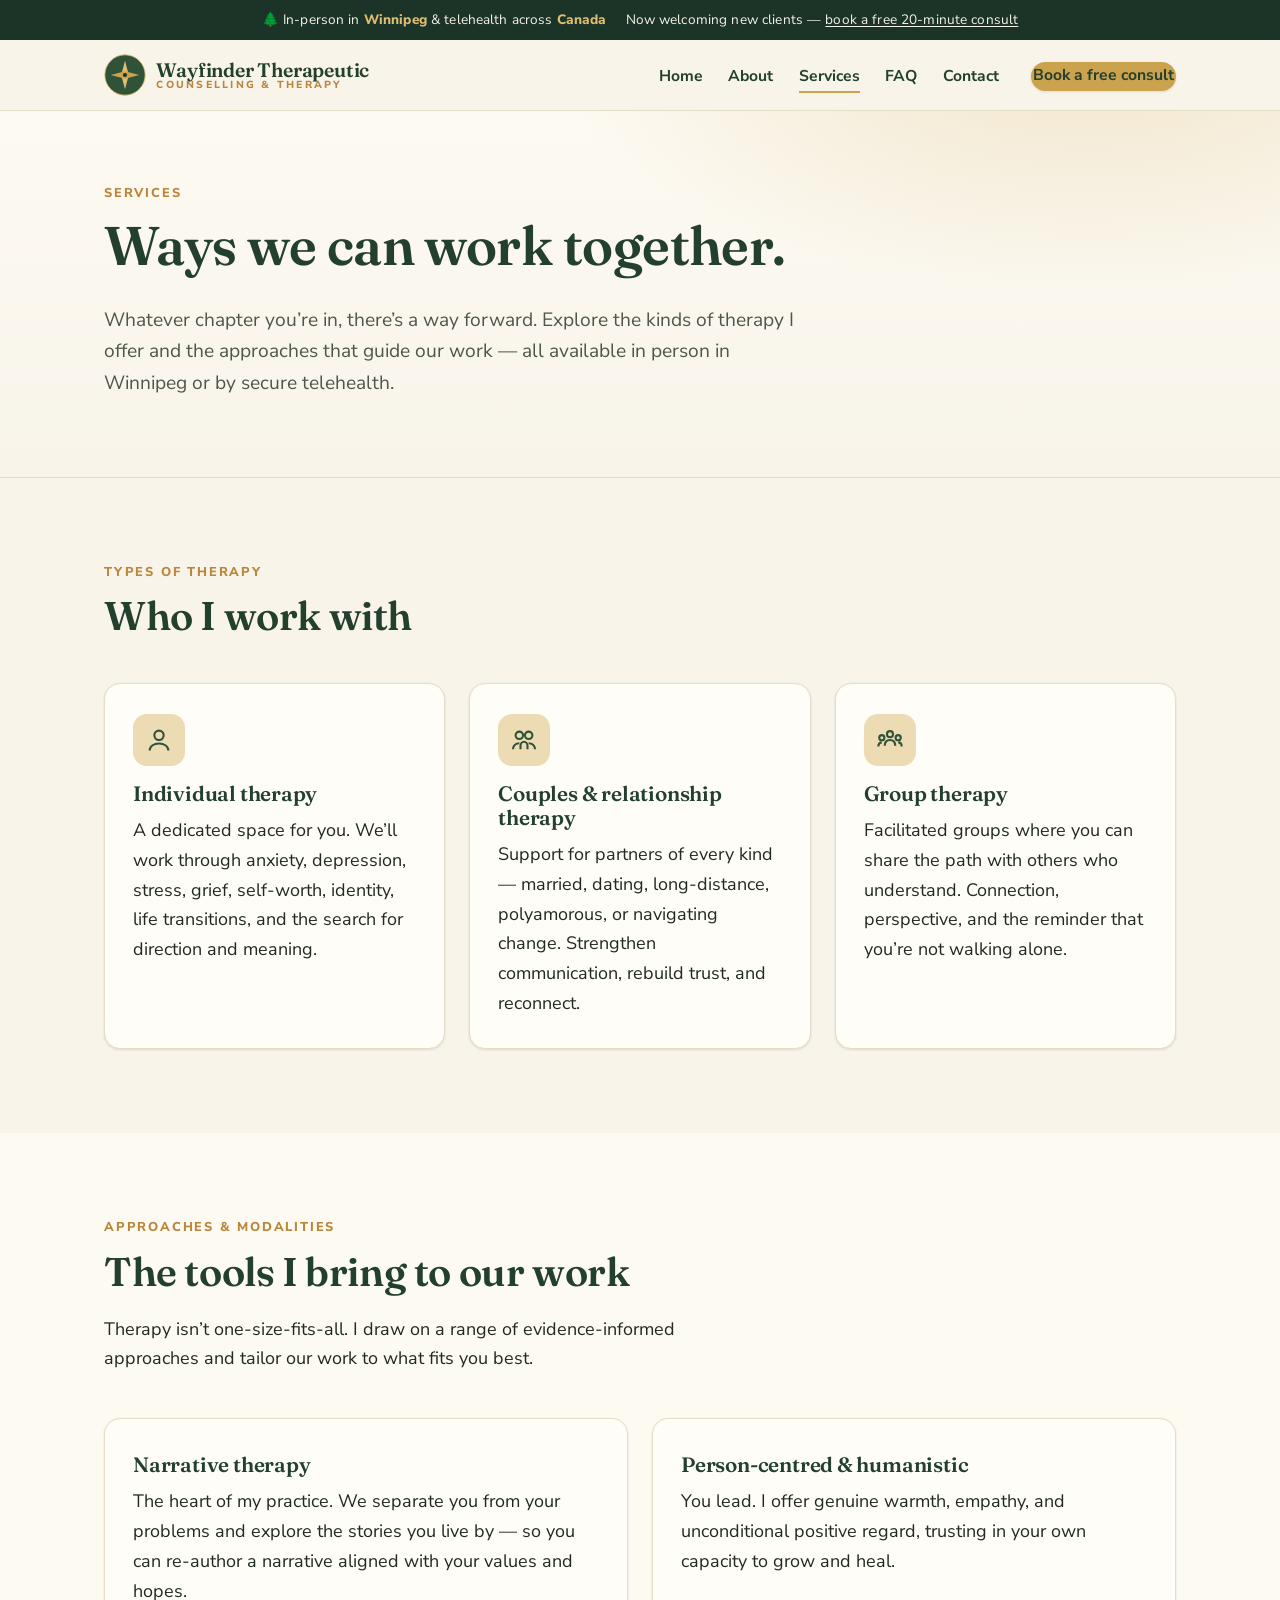
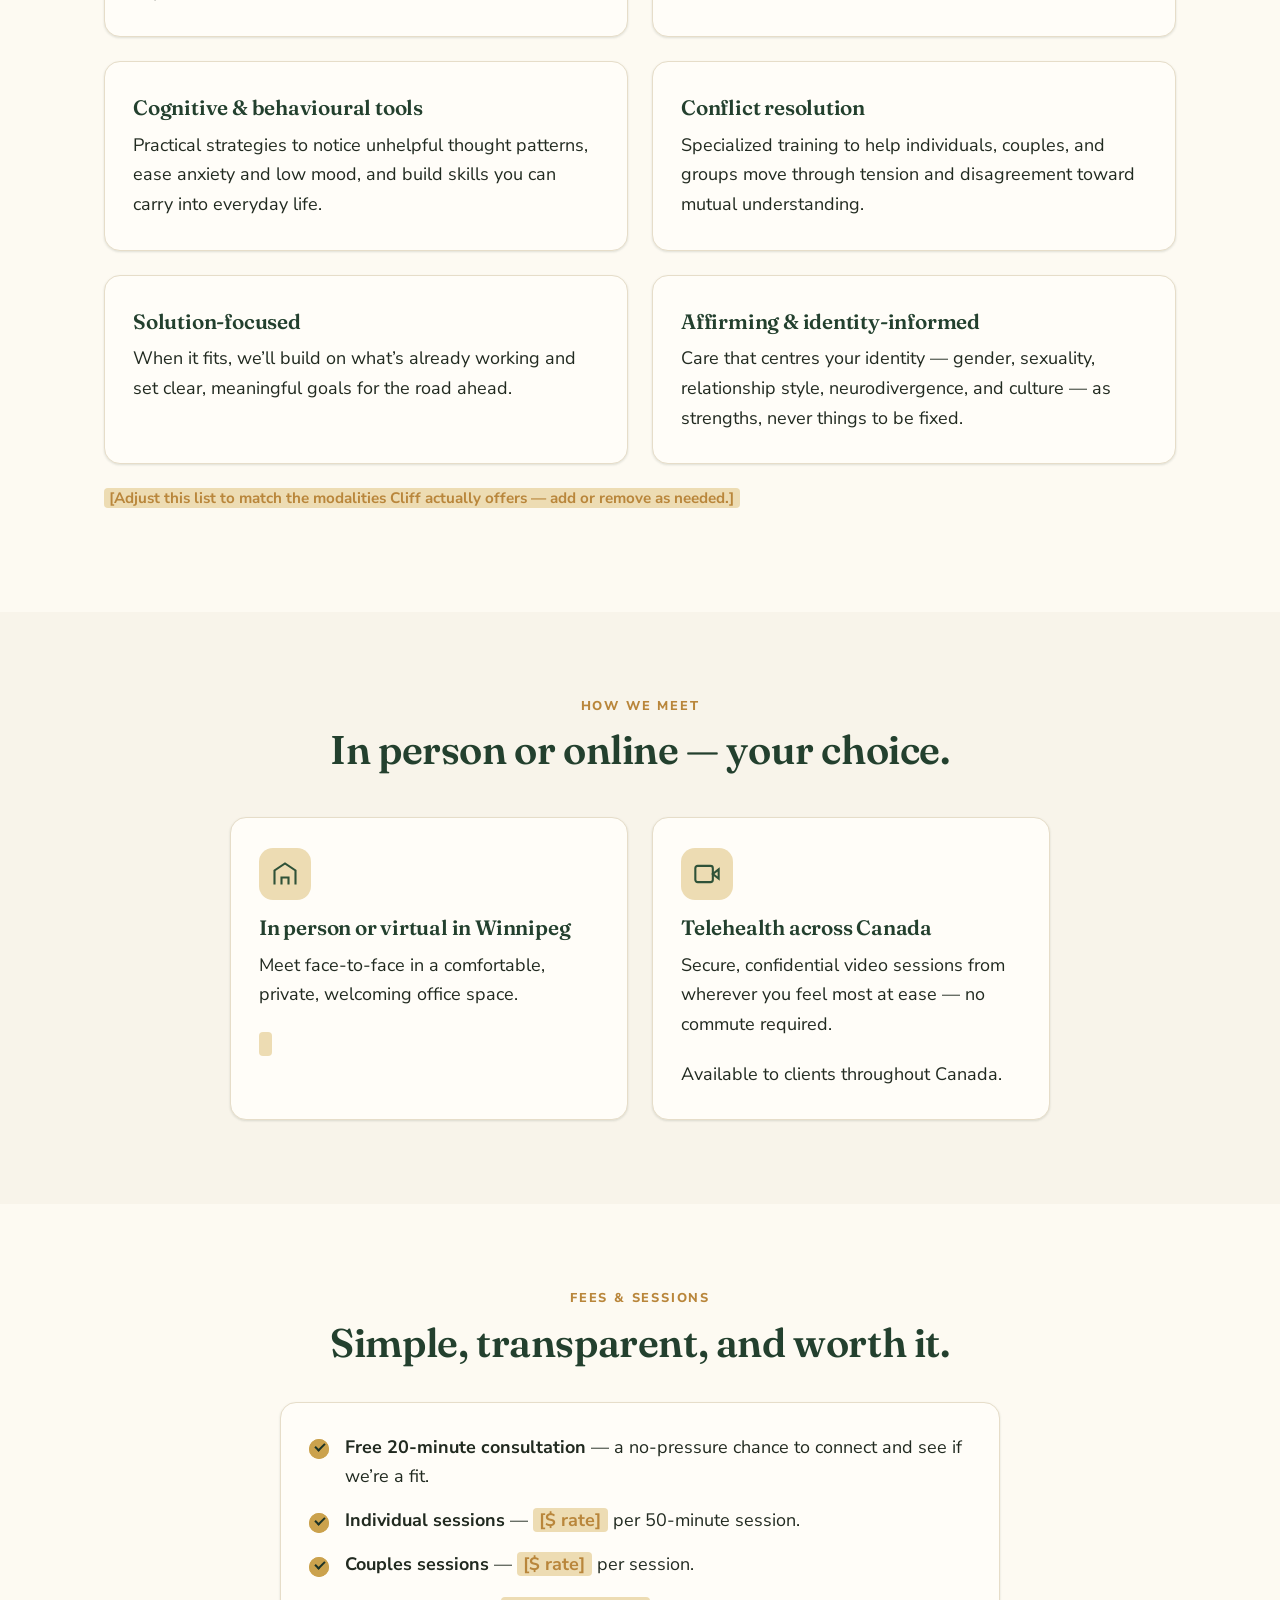
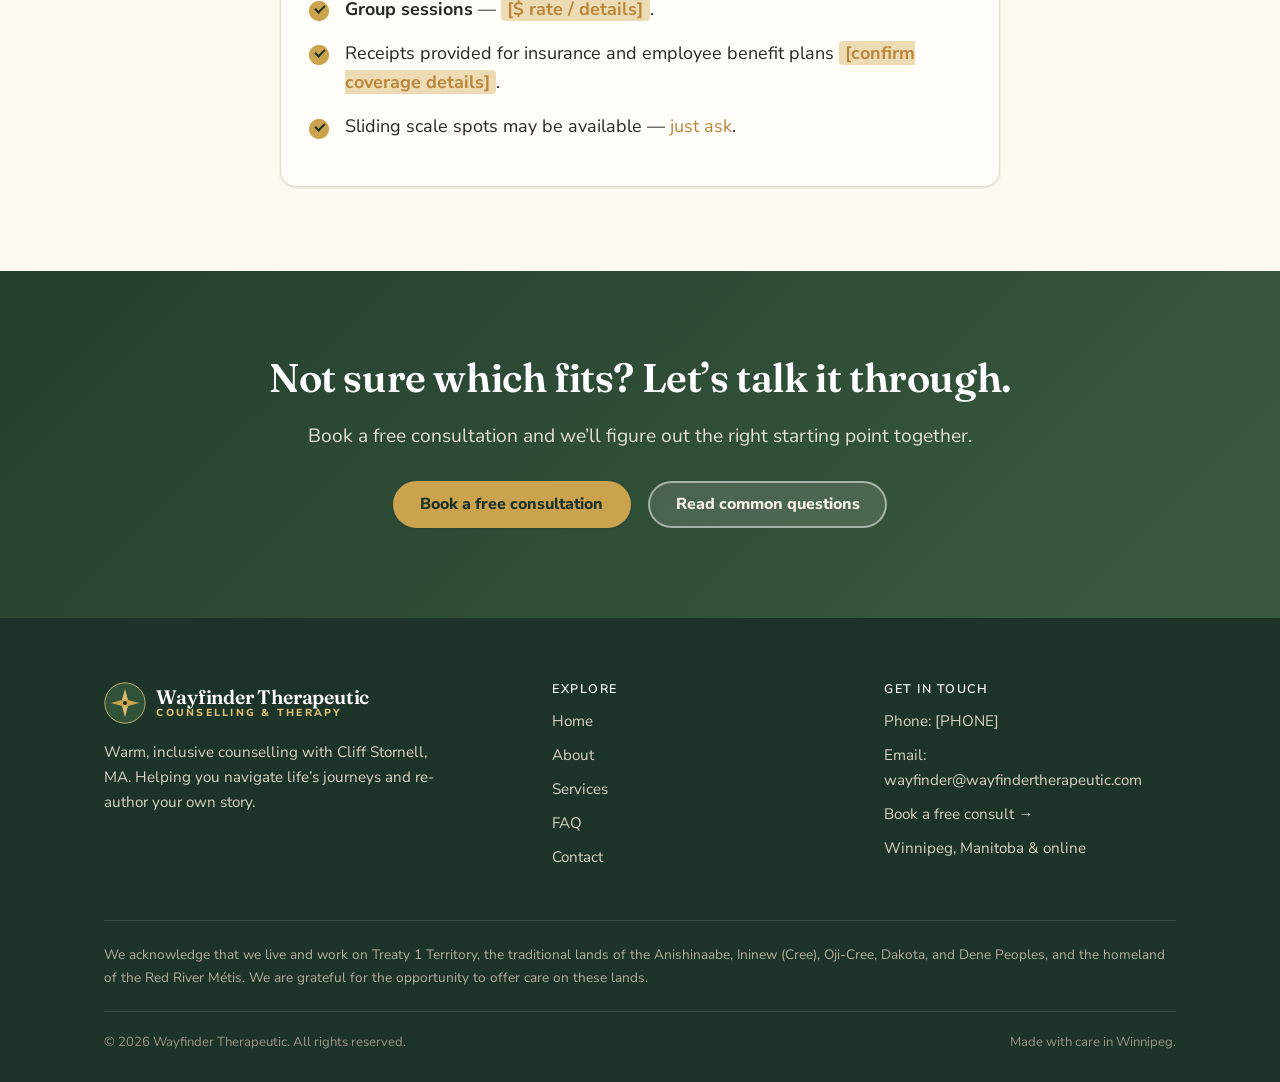
<file: services.html>
<!DOCTYPE html>
<html lang="en">
<head>
<meta charset="utf-8">
<meta name="viewport" content="width=device-width, initial-scale=1">
<title>Services &amp; Approaches | Wayfinder Therapeutic</title>
<meta name="description" content="Individual, couples, and group therapy in Winnipeg and online. Explore the modalities Cliff Stornel works with, including narrative therapy, and how sessions work.">
<link rel="preconnect" href="https://fonts.googleapis.com">
<link rel="preconnect" href="https://fonts.gstatic.com" crossorigin>
<link href="https://fonts.googleapis.com/css2?family=Fraunces:ital,opsz,wght@0,9..144,400;0,9..144,500;0,9..144,600;1,9..144,500&family=Nunito+Sans:wght@400;600;700;800&display=swap" rel="stylesheet">
<link rel="stylesheet" href="css/styles.css">
<link rel="icon" href="data:image/svg+xml,%3Csvg xmlns='http://www.w3.org/2000/svg' viewBox='0 0 100 100'%3E%3Ccircle cx='50' cy='50' r='48' fill='%232f5238'/%3E%3Cpath d='M50 18 58 50 50 82 42 50z' fill='%23dcbd72'/%3E%3Cpath d='M18 50 50 42 82 50 50 58z' fill='%23cba24d'/%3E%3C/svg%3E">
</head>
<body>

<div class="topbar">
  <div class="container">
    <span>🌲 In-person in <strong>Winnipeg</strong> &amp; telehealth across <strong>Canada</strong></span>
    <span>Now welcoming new clients — <a href="contact.html">book a free 20-minute consult</a></span>
  </div>
</div>

<header class="site-header">
  <div class="container nav">
    <a class="brand" href="index.html" aria-label="Wayfinder Therapeutic home">
      <svg class="logo" viewBox="0 0 100 100" aria-hidden="true" xmlns="http://www.w3.org/2000/svg"><circle cx="50" cy="50" r="48" fill="#2f5238"/><circle cx="50" cy="50" r="48" fill="none" stroke="#dcbd72" stroke-width="2"/><path d="M50 16 59 50 50 84 41 50z" fill="#dcbd72"/><path d="M16 50 50 41 84 50 50 59z" fill="#cba24d"/><circle cx="50" cy="50" r="5" fill="#1c3327"/></svg>
      <span class="brand-text"><span class="brand-name">Wayfinder Therapeutic</span><span class="brand-tag">Counselling &amp; Therapy</span></span>
    </a>
    <nav aria-label="Primary">
      <button class="nav-toggle" aria-label="Toggle menu" aria-controls="nav-links" aria-expanded="false">
        <svg width="26" height="26" viewBox="0 0 24 24" fill="none" stroke="currentColor" stroke-width="2.2" stroke-linecap="round"><line x1="3" y1="6" x2="21" y2="6"/><line x1="3" y1="12" x2="21" y2="12"/><line x1="3" y1="18" x2="21" y2="18"/></svg>
      </button>
      <ul class="nav-links" id="nav-links">
        <li><a href="index.html">Home</a></li>
        <li><a href="about.html">About</a></li>
        <li><a href="services.html">Services</a></li>
        <li><a href="faq.html">FAQ</a></li>
        <li><a href="contact.html">Contact</a></li>
        <li class="nav-cta"><a class="btn btn-primary" href="contact.html">Book a free consult</a></li>
      </ul>
    </nav>
  </div>
</header>

<main>

<section class="page-hero">
  <div class="container">
    <p class="eyebrow">Services</p>
    <h1>Ways we can work together.</h1>
    <p class="lead">Whatever chapter you&rsquo;re in, there&rsquo;s a way forward. Explore the kinds of therapy I offer and the approaches that guide our work — all available in person in Winnipeg or by secure telehealth.</p>
  </div>
</section>

<!-- Types of therapy -->
<section class="bg-cream">
  <div class="container">
    <div class="section-head" style="margin-bottom:44px;">
      <p class="eyebrow">Types of therapy</p>
      <h2>Who I work with</h2>
    </div>
    <div class="grid grid-3">
      <div class="card">
        <div class="card-icon" aria-hidden="true"><svg viewBox="0 0 24 24" fill="none" stroke="currentColor" stroke-width="1.8"><circle cx="12" cy="8" r="4"/><path d="M4 21c0-4 4-6 8-6s8 2 8 6"/></svg></div>
        <h3>Individual therapy</h3>
        <p>A dedicated space for you. We&rsquo;ll work through anxiety, depression, stress, grief, self-worth, identity, life transitions, and the search for direction and meaning.</p>
      </div>
      <div class="card">
        <div class="card-icon" aria-hidden="true"><svg viewBox="0 0 24 24" fill="none" stroke="currentColor" stroke-width="1.8"><circle cx="8" cy="8" r="3.2"/><circle cx="16" cy="8" r="3.2"/><path d="M2.5 20c0-3.4 2.8-5.2 5.5-5.2M21.5 20c0-3.4-2.8-5.2-5.5-5.2"/><path d="M12 13.5c1.6 0 3 1.6 3 3.5v3M12 13.5c-1.6 0-3 1.6-3 3.5v3"/></svg></div>
        <h3>Couples &amp; relationship therapy</h3>
        <p>Support for partners of every kind — married, dating, long-distance, polyamorous, or navigating change. Strengthen communication, rebuild trust, and reconnect.</p>
      </div>
      <div class="card">
        <div class="card-icon" aria-hidden="true"><svg viewBox="0 0 24 24" fill="none" stroke="currentColor" stroke-width="1.8"><circle cx="12" cy="7" r="2.6"/><circle cx="5" cy="10" r="2.2"/><circle cx="19" cy="10" r="2.2"/><path d="M12 12c2.8 0 4.5 2 4.5 5M12 12c-2.8 0-4.5 2-4.5 5M5 14c-1.8 0-3 1.4-3 3.5M19 14c1.8 0 3 1.4 3 3.5"/></svg></div>
        <h3>Group therapy</h3>
        <p>Facilitated groups where you can share the path with others who understand. Connection, perspective, and the reminder that you&rsquo;re not walking alone.</p>
      </div>
    </div>
  </div>
</section>

<!-- Modalities / approaches -->
<section class="bg-soft">
  <div class="container">
    <div class="section-head" style="margin-bottom:44px;">
      <p class="eyebrow">Approaches &amp; modalities</p>
      <h2>The tools I bring to our work</h2>
      <p class="measure">Therapy isn&rsquo;t one-size-fits-all. I draw on a range of evidence-informed approaches and tailor our work to what fits you best.</p>
    </div>
    <div class="grid grid-2">
      <div class="card">
        <h3>Narrative therapy</h3>
        <p>The heart of my practice. We separate you from your problems and explore the stories you live by — so you can re-author a narrative aligned with your values and hopes.</p>
      </div>
      <div class="card">
        <h3>Person-centred &amp; humanistic</h3>
        <p>You lead. I offer genuine warmth, empathy, and unconditional positive regard, trusting in your own capacity to grow and heal.</p>
      </div>
      <div class="card">
        <h3>Cognitive &amp; behavioural tools</h3>
        <p>Practical strategies to notice unhelpful thought patterns, ease anxiety and low mood, and build skills you can carry into everyday life.</p>
      </div>
      <div class="card">
        <h3>Conflict resolution</h3>
        <p>Specialized training to help individuals, couples, and groups move through tension and disagreement toward mutual understanding.</p>
      </div>
      <div class="card">
        <h3>Solution-focused</h3>
        <p>When it fits, we&rsquo;ll build on what&rsquo;s already working and set clear, meaningful goals for the road ahead.</p>
      </div>
      <div class="card">
        <h3>Affirming &amp; identity-informed</h3>
        <p>Care that centres your identity — gender, sexuality, relationship style, neurodivergence, and culture — as strengths, never things to be fixed.</p>
      </div>
    </div>
    <p style="margin-top:22px; color:var(--ink-soft); font-size:.95rem;"><span class="placeholder">[Adjust this list to match the modalities Cliff actually offers — add or remove as needed.]</span></p>
  </div>
</section>

<!-- Formats -->
<section class="bg-cream">
  <div class="container">
    <div class="section-head center mx-auto" style="margin-bottom:44px;">
      <p class="eyebrow">How we meet</p>
      <h2>In person or online — your choice.</h2>
    </div>
    <div class="grid grid-2" style="max-width:820px; margin:0 auto;">
      <div class="card">
        <div class="card-icon" aria-hidden="true"><svg viewBox="0 0 24 24" fill="none" stroke="currentColor" stroke-width="1.8"><path d="M3 21V9l9-6 9 6v12"/><path d="M9 21v-6h6v6"/></svg></div>
        <h3>In person or virtual in Winnipeg</h3>
        <p>Meet face-to-face in a comfortable, private, welcoming office space.</p>
        <!-- Space holder for a physical address -->
        <p style="margin-bottom:0;"><span class="placeholder"></span></p>
      </div>
      <div class="card">
        <div class="card-icon" aria-hidden="true"><svg viewBox="0 0 24 24" fill="none" stroke="currentColor" stroke-width="1.8"><rect x="2" y="5" width="15" height="14" rx="2"/><path d="M22 8l-5 4 5 4z"/></svg></div>
        <h3>Telehealth across Canada</h3>
        <p>Secure, confidential video sessions from wherever you feel most at ease — no commute required.</p>
        <p style="margin-bottom:0;">Available to clients throughout Canada.</p>
      </div>
    </div>
  </div>
</section>

<!-- Fees -->
<section class="bg-soft">
  <div class="container">
    <div class="section-head center mx-auto" style="margin-bottom:36px;">
      <p class="eyebrow">Fees &amp; sessions</p>
      <h2>Simple, transparent, and worth it.</h2>
    </div>
    <div class="card" style="max-width:720px; margin:0 auto;">
      <ul class="check-list" style="margin-bottom:0;">
        <li><strong>Free 20-minute consultation</strong> — a no-pressure chance to connect and see if we&rsquo;re a fit.</li>
        <li><strong>Individual sessions</strong> — <span class="placeholder">[$ rate]</span> per 50-minute session.</li>
        <li><strong>Couples sessions</strong> — <span class="placeholder">[$ rate]</span> per session.</li>
        <li><strong>Group sessions</strong> — <span class="placeholder">[$ rate / details]</span>.</li>
        <li>Receipts provided for insurance and employee benefit plans <span class="placeholder">[confirm coverage details]</span>.</li>
        <li>Sliding scale spots may be available — <a href="contact.html">just ask</a>.</li>
      </ul>
    </div>
  </div>
</section>

<section class="bg-band cta-band">
  <div class="container">
    <h2>Not sure which fits? Let&rsquo;s talk it through.</h2>
    <p class="lead measure mx-auto" style="color:rgba(246,242,230,.9);">Book a free consultation and we&rsquo;ll figure out the right starting point together.</p>
    <div style="margin-top:1.2em;">
      <a class="btn btn-primary" href="contact.html">Book a free consultation</a>
      <a class="btn btn-ghost-light" href="faq.html">Read common questions</a>
    </div>
  </div>
</section>

</main>

<footer class="site-footer">
  <div class="container">
    <div class="footer-grid">
      <div>
        <a class="brand" href="index.html" style="margin-bottom:16px;">
          <svg class="logo" viewBox="0 0 100 100" aria-hidden="true"><circle cx="50" cy="50" r="48" fill="#2f5238"/><circle cx="50" cy="50" r="48" fill="none" stroke="#dcbd72" stroke-width="2"/><path d="M50 16 59 50 50 84 41 50z" fill="#dcbd72"/><path d="M16 50 50 41 84 50 50 59z" fill="#cba24d"/><circle cx="50" cy="50" r="5" fill="#1c3327"/></svg>
          <span class="brand-text"><span class="brand-name">Wayfinder Therapeutic</span><span class="brand-tag">Counselling &amp; Therapy</span></span>
        </a>
        <p style="max-width:38ch;">Warm, inclusive counselling with Cliff Stornell, MA. Helping you navigate life&rsquo;s journeys and re-author your own story.</p>
      </div>
      <div>
        <h4>Explore</h4>
        <ul class="footer-links">
          <li><a href="index.html">Home</a></li>
          <li><a href="about.html">About</a></li>
          <li><a href="services.html">Services</a></li>
          <li><a href="faq.html">FAQ</a></li>
          <li><a href="contact.html">Contact</a></li>
        </ul>
      </div>
      <div>
        <h4>Get in touch</h4>
        <ul class="footer-links">
          <li>Phone: <a href="tel:+10000000000">[PHONE]</a></li>
          <li>Email: <a href="mailto:wayfinder@wayfindertherapeutic.com">wayfinder@wayfindertherapeutic.com</a></li>
          <li><a href="contact.html">Book a free consult &rarr;</a></li>
          <li>Winnipeg, Manitoba &amp; online</li>
        </ul>
      </div>
    </div>
    <p class="footer-ack">We acknowledge that we live and work on Treaty 1 Territory, the traditional lands of the Anishinaabe, Ininew (Cree), Oji-Cree, Dakota, and Dene Peoples, and the homeland of the Red River Métis. We are grateful for the opportunity to offer care on these lands.</p>
    <div class="footer-bottom">
      <span>&copy; 2026 Wayfinder Therapeutic. All rights reserved.</span>
      <span>Made with care in Winnipeg.</span>
    </div>
  </div>
</footer>

<script src="js/main.js"></script>
</body>
</html>
</file>
<file: css/styles.css>
/* ============================================================
   Wayfinder Therapeutic — shared styles
   Palette: Forest & Gold (deep forest green + warm gold/sand)
   ============================================================ */

:root {
  /* Brand colors */
  --forest-900: #1c3327;
  --forest-800: #23402e;
  --forest-700: #2f5238;
  --forest-600: #3a5a40;
  --forest-500: #4a6d51;
  --gold-600:   #b9863b;
  --gold-500:   #cba24d;
  --gold-400:   #dcbd72;
  --gold-200:   #eddcb3;

  /* Neutrals / surfaces */
  --cream:      #f8f4ea;
  --cream-soft: #fdfaf2;
  --card:       #fffdf8;
  --line:       #e6ddc9;

  /* Text */
  --ink:        #212a20;
  --ink-soft:   #4f574a;
  --ink-invert: #f6f2e6;

  /* Effects */
  --shadow-sm: 0 1px 3px rgba(28, 51, 39, .08), 0 1px 2px rgba(28, 51, 39, .06);
  --shadow-md: 0 10px 30px rgba(28, 51, 39, .12);
  --radius:    16px;
  --radius-sm: 10px;
  --maxw:      1120px;

  --font-serif: "Fraunces", Georgia, "Times New Roman", serif;
  --font-sans:  "Nunito Sans", -apple-system, BlinkMacSystemFont, "Segoe UI", Roboto, Helvetica, Arial, sans-serif;
}

/* ---------- Base ---------- */
* { box-sizing: border-box; }

html { scroll-behavior: smooth; }

body {
  margin: 0;
  font-family: var(--font-sans);
  color: var(--ink);
  background: var(--cream);
  line-height: 1.65;
  font-size: 18px;
  -webkit-font-smoothing: antialiased;
}

h1, h2, h3, h4 {
  font-family: var(--font-serif);
  font-weight: 600;
  color: var(--forest-800);
  line-height: 1.15;
  margin: 0 0 .5em;
  letter-spacing: -0.01em;
}

h1 { font-size: clamp(2.1rem, 5vw, 3.4rem); }
h2 { font-size: clamp(1.7rem, 3.6vw, 2.5rem); }
h3 { font-size: 1.3rem; }

p { margin: 0 0 1.1em; }

a { color: var(--gold-600); text-decoration: none; }
a:hover { text-decoration: underline; }

img { max-width: 100%; display: block; }

.container {
  width: 100%;
  max-width: var(--maxw);
  margin: 0 auto;
  padding: 0 24px;
}

.eyebrow {
  font-family: var(--font-sans);
  text-transform: uppercase;
  letter-spacing: .14em;
  font-size: .8rem;
  font-weight: 800;
  color: var(--gold-600);
  margin: 0 0 .8em;
}

.lead { font-size: 1.2rem; color: var(--ink-soft); }

.center { text-align: center; }
.measure { max-width: 62ch; }
.measure-narrow { max-width: 48ch; }
.mx-auto { margin-left: auto; margin-right: auto; }

/* ---------- Buttons ---------- */
.btn {
  display: inline-flex;
  align-items: center;
  gap: .5em;
  font-family: var(--font-sans);
  font-weight: 800;
  font-size: 1rem;
  padding: .85em 1.6em;
  border-radius: 999px;
  border: 2px solid transparent;
  cursor: pointer;
  transition: transform .15s ease, background .2s ease, color .2s ease, box-shadow .2s ease;
  text-decoration: none;
  line-height: 1;
}
.btn:hover { text-decoration: none; transform: translateY(-2px); }

.btn-primary {
  background: var(--gold-500);
  color: var(--forest-900);
  box-shadow: var(--shadow-sm);
}
.btn-primary:hover { background: var(--gold-400); }

.btn-solid {
  background: var(--forest-700);
  color: var(--ink-invert);
}
.btn-solid:hover { background: var(--forest-600); }

.btn-outline {
  background: transparent;
  color: var(--forest-700);
  border-color: var(--forest-600);
}
.btn-outline:hover { background: var(--forest-700); color: var(--ink-invert); }

.btn-ghost-light {
  background: rgba(255,255,255,.12);
  color: var(--ink-invert);
  border-color: rgba(255,255,255,.5);
}
.btn-ghost-light:hover { background: rgba(255,255,255,.22); }

/* ---------- Top bar ---------- */
.topbar {
  background: var(--forest-900);
  color: var(--ink-invert);
  font-size: .85rem;
  letter-spacing: .01em;
}
.topbar .container {
  display: flex;
  flex-wrap: wrap;
  gap: .4em 1.4em;
  align-items: center;
  justify-content: center;
  padding-top: 9px;
  padding-bottom: 9px;
  text-align: center;
}
.topbar strong { color: var(--gold-400); font-weight: 800; }
.topbar a { color: var(--ink-invert); text-decoration: underline; text-underline-offset: 2px; }

/* ---------- Header / Nav ---------- */
.site-header {
  position: sticky;
  top: 0;
  z-index: 50;
  background: rgba(248, 244, 234, .92);
  backdrop-filter: blur(8px);
  border-bottom: 1px solid var(--line);
}
.nav {
  display: flex;
  align-items: center;
  justify-content: space-between;
  gap: 1rem;
  padding-top: 14px;
  padding-bottom: 14px;
}
.brand {
  display: flex;
  align-items: center;
  gap: .65rem;
  text-decoration: none;
  color: var(--forest-800);
}
.brand:hover { text-decoration: none; }
.brand .logo { width: 42px; height: 42px; flex: none; }
.brand-text { display: flex; flex-direction: column; line-height: 1.05; }
.brand-name {
  font-family: var(--font-serif);
  font-weight: 600;
  font-size: 1.22rem;
  color: var(--forest-800);
  letter-spacing: -0.01em;
}
.brand-tag {
  font-size: .64rem;
  text-transform: uppercase;
  letter-spacing: .22em;
  color: var(--gold-600);
  font-weight: 800;
}

.nav-links {
  display: flex;
  align-items: center;
  gap: 1.6rem;
  list-style: none;
  margin: 0;
  padding: 0;
}
.nav-links a {
  color: var(--forest-800);
  font-weight: 700;
  font-size: .98rem;
  text-decoration: none;
  padding: .3em 0;
  border-bottom: 2px solid transparent;
}
.nav-links a:hover { border-bottom-color: var(--gold-500); text-decoration: none; }
.nav-links a.active { border-bottom-color: var(--gold-500); }

.nav-cta { margin-left: .4rem; }

.nav-toggle {
  display: none;
  background: none;
  border: 0;
  cursor: pointer;
  padding: 8px;
  color: var(--forest-800);
}
.nav-toggle svg { display: block; }

/* ---------- Sections ---------- */
section { padding: 84px 0; }
.section-sm { padding: 56px 0; }
.bg-cream { background: var(--cream); }
.bg-soft  { background: var(--cream-soft); }
.bg-forest{ background: var(--forest-800); color: var(--ink-invert); }
.bg-forest h1, .bg-forest h2, .bg-forest h3 { color: #fff; }
.bg-band  { background: linear-gradient(135deg, var(--forest-800), var(--forest-600)); color: var(--ink-invert); }
.bg-band h2 { color: #fff; }

.section-head { max-width: 60ch; }
.section-head.center { margin-left: auto; margin-right: auto; }

/* ---------- Hero ---------- */
.hero {
  position: relative;
  padding: 96px 0 88px;
  background:
    radial-gradient(1100px 500px at 78% -8%, rgba(203,162,77,.28), transparent 60%),
    linear-gradient(180deg, var(--cream-soft), var(--cream));
  overflow: hidden;
}
.hero-grid {
  display: grid;
  grid-template-columns: 1.15fr .85fr;
  gap: 48px;
  align-items: center;
}
.hero h1 { margin-bottom: .35em; }
.hero .lead { margin-bottom: 1.6em; }
.hero-actions { display: flex; flex-wrap: wrap; gap: 14px; }
.hero-note { margin-top: 1.4em; font-size: .95rem; color: var(--ink-soft); }

.hero-art {
  position: relative;
  aspect-ratio: 4 / 5;
  border-radius: 24px;
  background: linear-gradient(160deg, var(--forest-700), var(--forest-900));
  box-shadow: var(--shadow-md);
  display: grid;
  place-items: center;
  overflow: hidden;
}
.hero-art svg { width: 78%; height: auto; }

/* ---------- Cards / grids ---------- */
.grid { display: grid; gap: 24px; }
.grid-3 { grid-template-columns: repeat(3, 1fr); }
.grid-2 { grid-template-columns: repeat(2, 1fr); }

.card {
  background: var(--card);
  border: 1px solid var(--line);
  border-radius: var(--radius);
  padding: 30px 28px;
  box-shadow: var(--shadow-sm);
}
.card h3 { margin-top: .2em; }
.card p:last-child { margin-bottom: 0; }

.card-icon {
  width: 52px; height: 52px;
  border-radius: 14px;
  background: var(--gold-200);
  color: var(--forest-700);
  display: grid; place-items: center;
  margin-bottom: 16px;
}
.card-icon svg { width: 28px; height: 28px; }

/* Feature list with checkmarks */
.check-list { list-style: none; margin: 0; padding: 0; }
.check-list li {
  position: relative;
  padding-left: 2em;
  margin-bottom: .8em;
}
.check-list li::before {
  content: "";
  position: absolute;
  left: 0; top: .35em;
  width: 20px; height: 20px;
  background: var(--gold-500);
  border-radius: 50%;
  box-shadow: inset 0 0 0 2px var(--gold-500);
}
.check-list li::after {
  content: "";
  position: absolute;
  left: 6px; top: .58em;
  width: 8px; height: 4px;
  border-left: 2px solid var(--forest-900);
  border-bottom: 2px solid var(--forest-900);
  transform: rotate(-45deg);
}

/* Inclusive / visibility statement */
.visibility {
  background: linear-gradient(135deg, var(--gold-200), var(--cream-soft));
  border: 1px solid var(--gold-400);
  border-radius: var(--radius);
  padding: 40px;
  text-align: center;
}
.badges {
  display: flex;
  flex-wrap: wrap;
  gap: 10px;
  justify-content: center;
  margin-top: 20px;
}
.badge {
  background: var(--card);
  border: 1px solid var(--gold-400);
  color: var(--forest-700);
  border-radius: 999px;
  padding: .5em 1.1em;
  font-weight: 700;
  font-size: .92rem;
}

/* Steps */
.steps { counter-reset: step; }
.step { position: relative; padding-left: 68px; }
.step::before {
  counter-increment: step;
  content: counter(step);
  position: absolute;
  left: 0; top: 0;
  width: 46px; height: 46px;
  border-radius: 50%;
  background: var(--forest-700);
  color: var(--ink-invert);
  font-family: var(--font-serif);
  font-weight: 600;
  display: grid; place-items: center;
  font-size: 1.2rem;
}

/* Split two-column content */
.split {
  display: grid;
  grid-template-columns: 1fr 1fr;
  gap: 48px;
  align-items: center;
}
.split-art {
  aspect-ratio: 1/1;
  border-radius: 20px;
  background: linear-gradient(160deg, var(--gold-200), var(--forest-600));
  box-shadow: var(--shadow-md);
  display: grid; place-items: center;
  overflow: hidden;
}
.split-art svg { width: 62%; height: auto; }

/* Stat / pull quote */
.pullquote {
  font-family: var(--font-serif);
  font-size: clamp(1.5rem, 3vw, 2.1rem);
  color: var(--forest-800);
  line-height: 1.3;
  font-style: italic;
}

/* ---------- FAQ accordion ---------- */
.faq-list { max-width: 780px; margin: 0 auto; }
.faq-item {
  background: var(--card);
  border: 1px solid var(--line);
  border-radius: var(--radius-sm);
  margin-bottom: 14px;
  overflow: hidden;
}
.faq-q {
  width: 100%;
  text-align: left;
  background: none;
  border: 0;
  cursor: pointer;
  font-family: var(--font-serif);
  font-size: 1.15rem;
  font-weight: 600;
  color: var(--forest-800);
  padding: 20px 56px 20px 24px;
  position: relative;
}
.faq-q::after {
  content: "+";
  position: absolute;
  right: 22px; top: 50%;
  transform: translateY(-50%);
  font-family: var(--font-sans);
  font-size: 1.6rem;
  color: var(--gold-600);
  transition: transform .2s ease;
  line-height: 1;
}
.faq-item.open .faq-q::after { transform: translateY(-50%) rotate(45deg); }
.faq-a {
  max-height: 0;
  overflow: hidden;
  transition: max-height .3s ease;
}
.faq-a-inner { padding: 0 24px 22px; color: var(--ink-soft); }
.faq-a p:last-child { margin-bottom: 0; }

/* ---------- Contact ---------- */
.contact-grid {
  display: grid;
  grid-template-columns: 1fr 1fr;
  gap: 40px;
}
.contact-methods { list-style: none; margin: 0 0 24px; padding: 0; }
.contact-methods li {
  display: flex;
  gap: 16px;
  align-items: flex-start;
  padding: 16px 0;
  border-bottom: 1px solid var(--line);
}
.contact-methods li:last-child { border-bottom: 0; }
.contact-methods .ci {
  flex: none;
  width: 44px; height: 44px;
  border-radius: 12px;
  background: var(--gold-200);
  color: var(--forest-700);
  display: grid; place-items: center;
}
.contact-methods .ci svg { width: 22px; height: 22px; }
.contact-methods .cl { font-weight: 800; color: var(--forest-800); display: block; }

.placeholder {
  background: var(--gold-200);
  border-radius: 4px;
  padding: 0 .35em;
  font-weight: 700;
  color: var(--gold-600);
}

.form-panel {
  background: var(--card);
  border: 1px solid var(--line);
  border-radius: var(--radius);
  padding: 32px;
  box-shadow: var(--shadow-sm);
}
.field { margin-bottom: 18px; }
.field label { display: block; font-weight: 700; margin-bottom: 6px; font-size: .95rem; }
.field input, .field textarea {
  width: 100%;
  font-family: inherit;
  font-size: 1rem;
  padding: 12px 14px;
  border: 1px solid var(--line);
  border-radius: 10px;
  background: var(--cream-soft);
  color: var(--ink);
}
.field input:focus, .field textarea:focus {
  outline: 2px solid var(--gold-500);
  outline-offset: 1px;
  border-color: var(--gold-500);
}
.field textarea { min-height: 130px; resize: vertical; }

/* ---------- CTA band ---------- */
.cta-band { text-align: center; }
.cta-band .btn { margin: 6px; }

/* ---------- Page hero (interior) ---------- */
.page-hero {
  background:
    radial-gradient(900px 420px at 85% -20%, rgba(203,162,77,.25), transparent 60%),
    linear-gradient(180deg, var(--cream-soft), var(--cream));
  padding: 72px 0 56px;
  border-bottom: 1px solid var(--line);
}
.page-hero .lead { max-width: 58ch; }

/* ---------- Footer ---------- */
.site-footer {
  background: var(--forest-900);
  color: #d9d3c2;
  padding: 64px 0 28px;
  font-size: .95rem;
}
.footer-grid {
  display: grid;
  grid-template-columns: 1.4fr 1fr 1fr;
  gap: 40px;
  margin-bottom: 40px;
}
.site-footer h4 {
  color: #fff;
  font-family: var(--font-sans);
  text-transform: uppercase;
  letter-spacing: .12em;
  font-size: .78rem;
  margin-bottom: 1em;
}
.site-footer a { color: var(--gold-400); }
.site-footer .brand-name { color: #fff; }
.site-footer .brand-tag { color: var(--gold-400); }
.footer-links { list-style: none; margin: 0; padding: 0; }
.footer-links li { margin-bottom: .6em; }
.footer-links a { color: #d9d3c2; }
.footer-links a:hover { color: #fff; }
.footer-ack {
  border-top: 1px solid rgba(255,255,255,.14);
  padding-top: 22px;
  font-size: .85rem;
  color: #b4ad9b;
  line-height: 1.7;
}
.footer-bottom {
  display: flex;
  flex-wrap: wrap;
  gap: 8px 20px;
  justify-content: space-between;
  border-top: 1px solid rgba(255,255,255,.14);
  padding-top: 20px;
  margin-top: 22px;
  font-size: .82rem;
  color: #9c9585;
}

/* ---------- Utilities ---------- */
.mt-0 { margin-top: 0; }
.mb-0 { margin-bottom: 0; }
.stack > * + * { margin-top: 1rem; }

/* ---------- Responsive ---------- */
@media (max-width: 900px) {
  body { font-size: 17px; }
  section { padding: 64px 0; }
  .hero { padding: 64px 0 56px; }
  .hero-grid { grid-template-columns: 1fr; gap: 36px; }
  .hero-art { max-width: 360px; margin: 0 auto; width: 100%; }
  .split { grid-template-columns: 1fr; gap: 32px; }
  .split-art { max-width: 380px; margin: 0 auto; width: 100%; }
  .grid-3 { grid-template-columns: 1fr; }
  .grid-2 { grid-template-columns: 1fr; }
  .contact-grid { grid-template-columns: 1fr; gap: 32px; }
  .footer-grid { grid-template-columns: 1fr; gap: 28px; }

  .nav-toggle { display: inline-flex; }
  .nav-links {
    position: absolute;
    top: 100%;
    left: 0; right: 0;
    flex-direction: column;
    align-items: stretch;
    gap: 0;
    background: var(--cream-soft);
    border-bottom: 1px solid var(--line);
    box-shadow: var(--shadow-md);
    padding: 8px 24px 20px;
    display: none;
  }
  .nav-links.open { display: flex; }
  .nav-links a { padding: 12px 0; border-bottom: 1px solid var(--line); }
  .nav-links a:hover { border-bottom-color: var(--line); }
  .nav-links .nav-cta { margin: 14px 0 0; }
  .nav-links .nav-cta .btn { width: 100%; justify-content: center; }
}

@media (prefers-reduced-motion: reduce) {
  * { scroll-behavior: auto; }
  .btn:hover { transform: none; }
}
</file>
